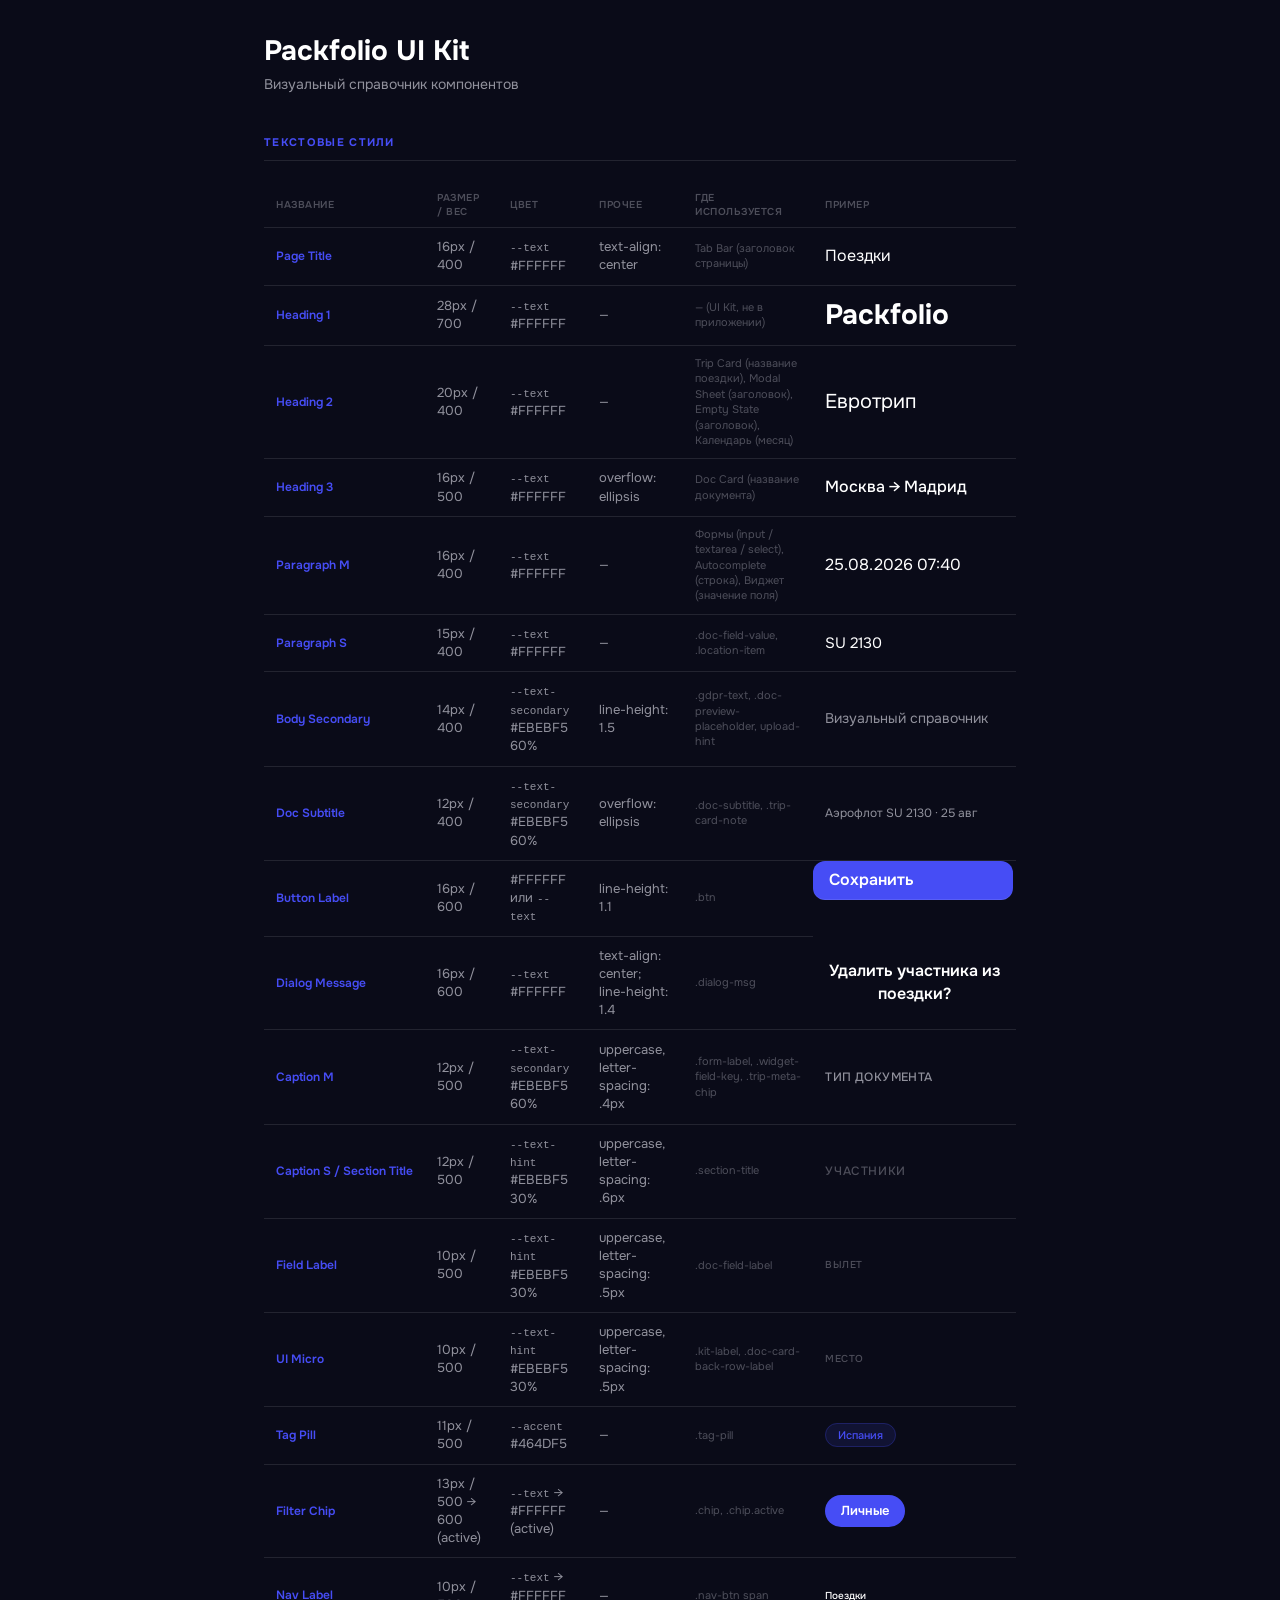
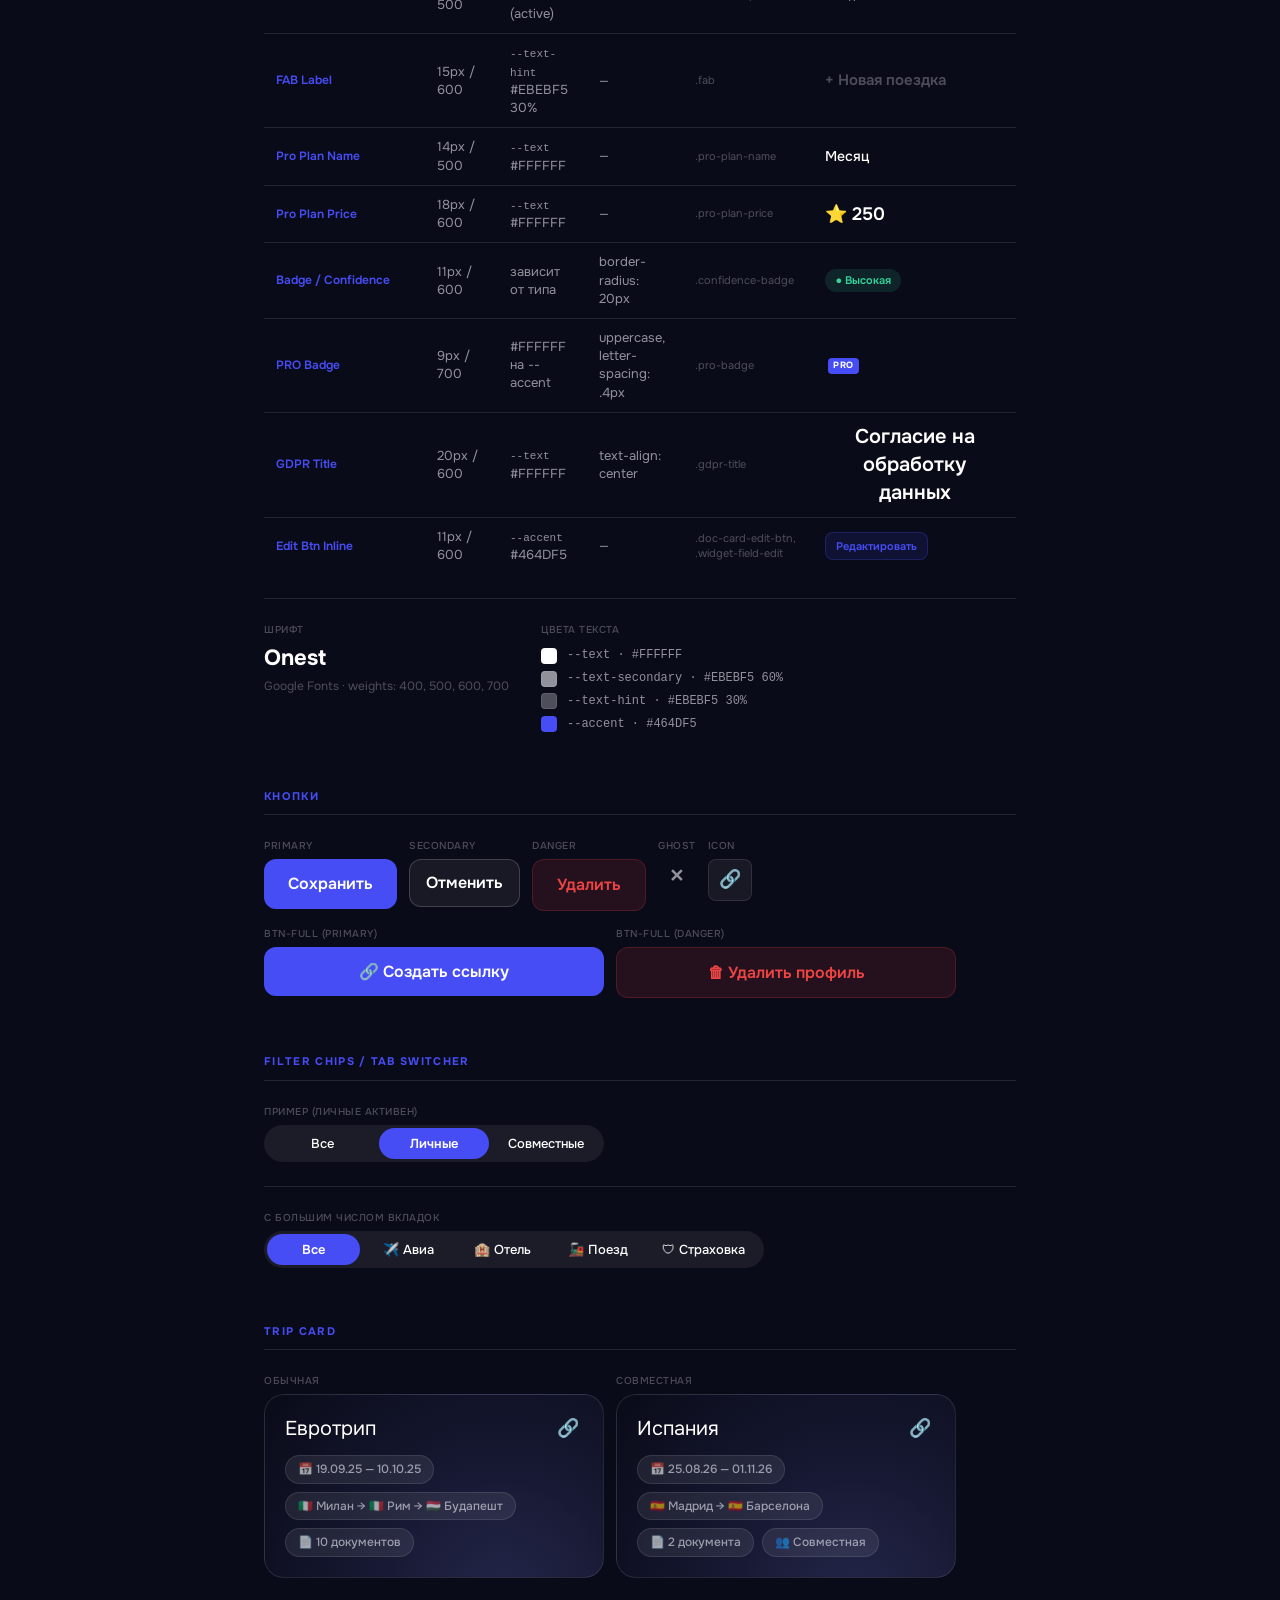
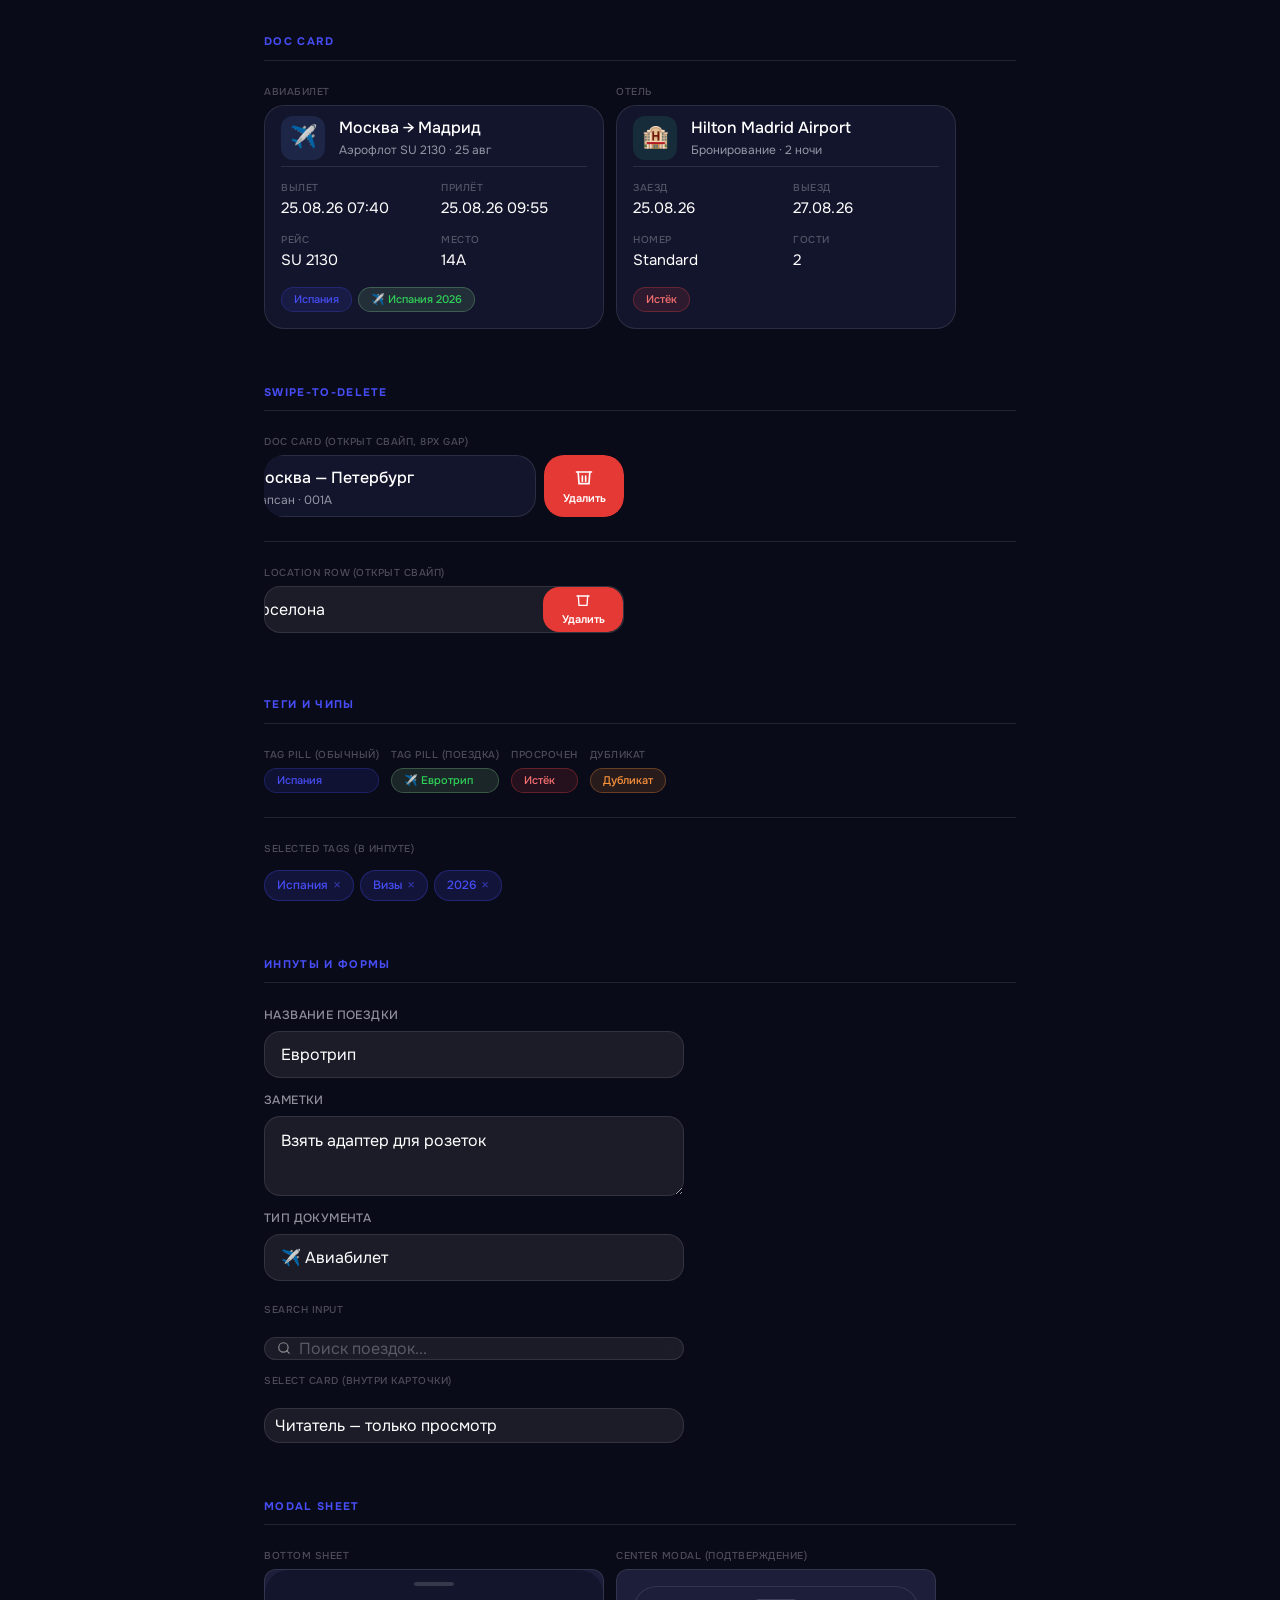
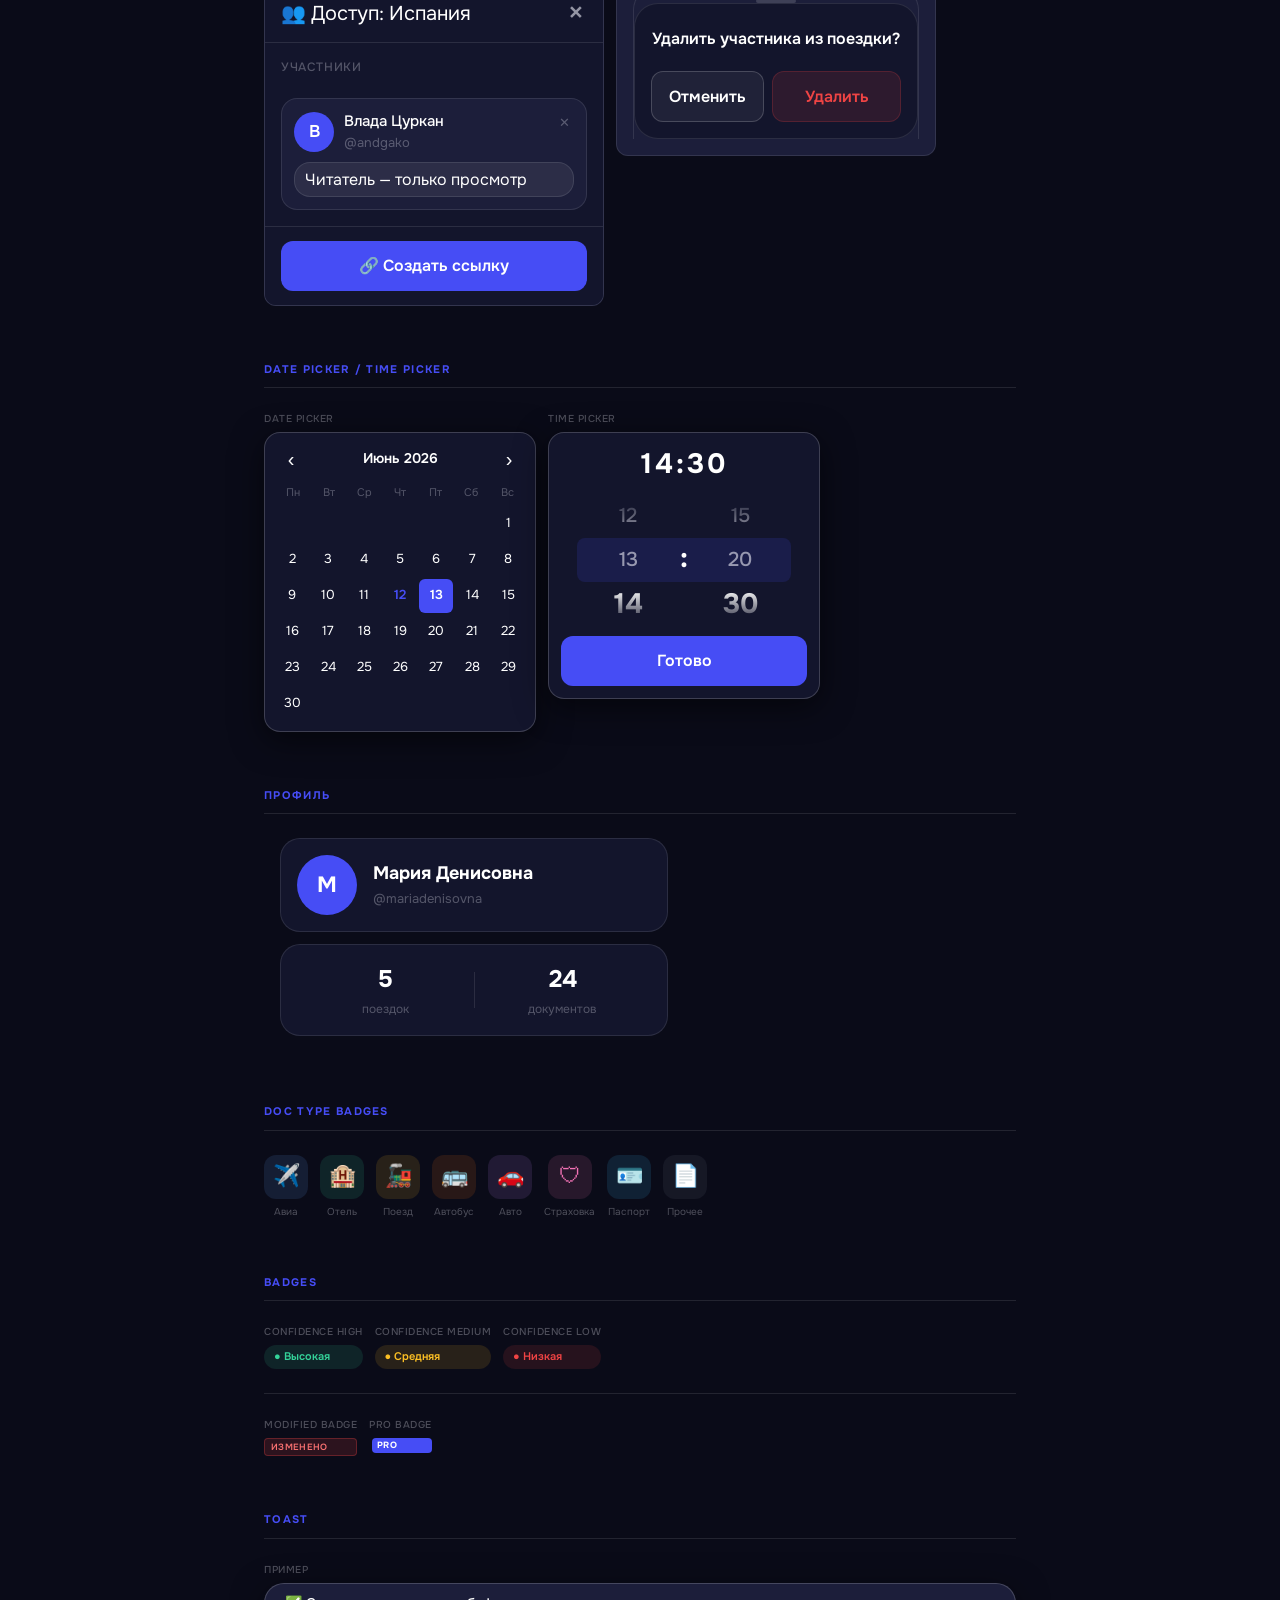
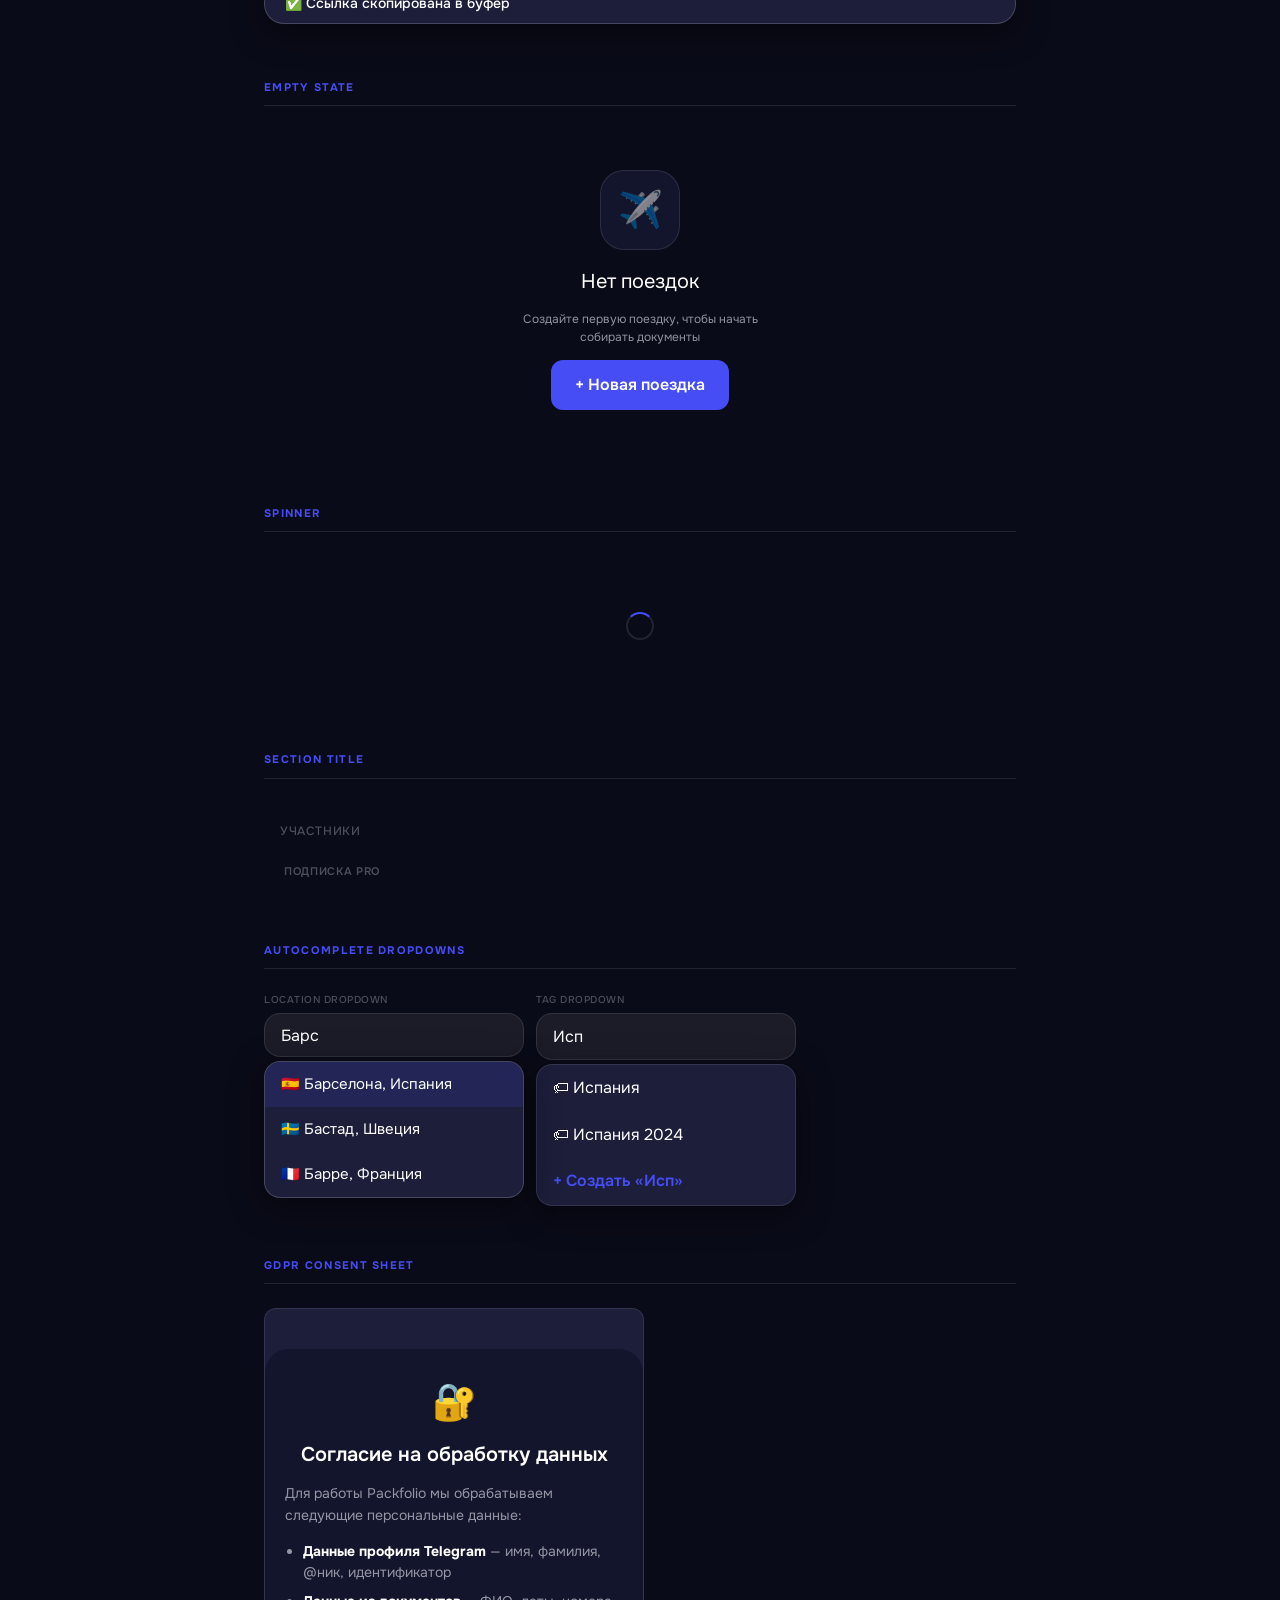
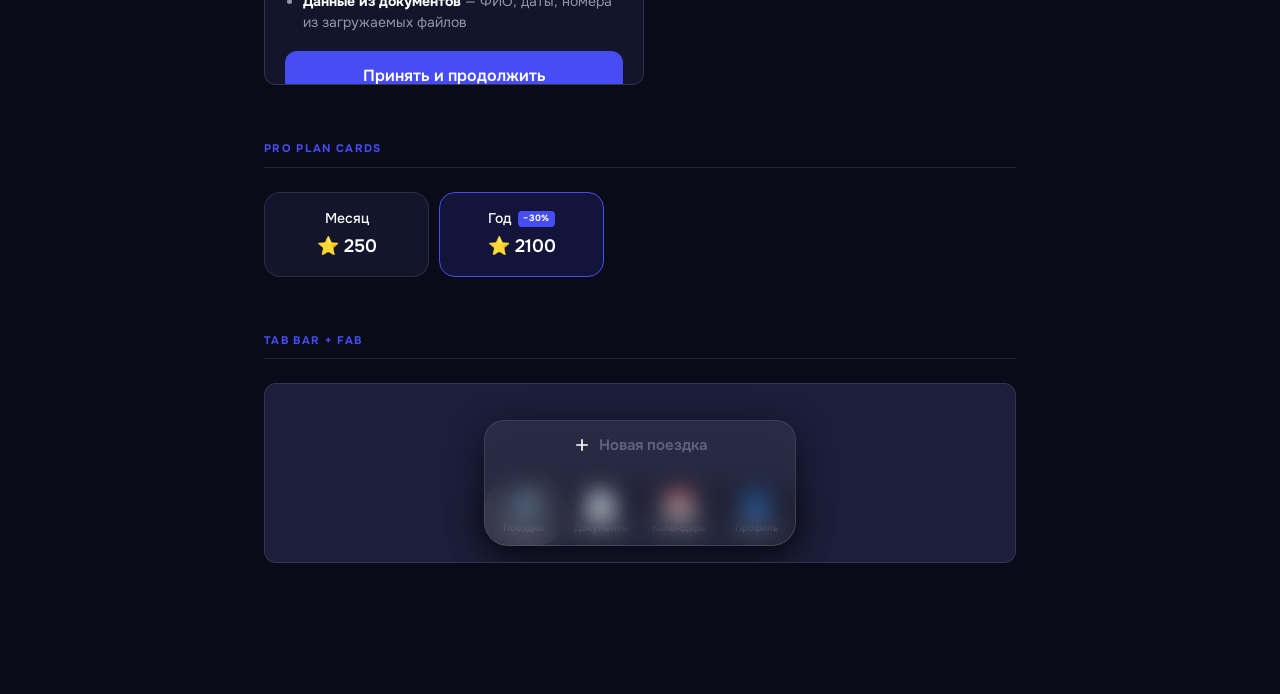
<file: ui-kit.html>
<!DOCTYPE html>
<html lang="ru">
<head>
<meta charset="UTF-8"/>
<meta name="viewport" content="width=device-width, initial-scale=1.0"/>
<title>Packfolio UI Kit</title>
<link rel="stylesheet" href="styles.css?v=81"/>
<style>
  body { background: var(--bg); padding: 0; margin: 0; }
  .kit { max-width: 800px; margin: 0 auto; padding: 32px 24px 80px; }
  .kit-section { margin-bottom: 56px; }
  .kit-section-title {
    font-family: 'Onest', sans-serif;
    font-size: 11px; font-weight: 700; letter-spacing: .12em;
    text-transform: uppercase; color: var(--accent);
    border-bottom: 1px solid var(--border);
    padding-bottom: 10px; margin-bottom: 24px;
  }
  .kit-row { display: flex; flex-wrap: wrap; gap: 12px; align-items: flex-start; margin-bottom: 16px; }
  .kit-label {
    font-family: 'Onest', sans-serif;
    font-size: 10px; font-weight: 500; color: var(--text-hint);
    text-transform: uppercase; letter-spacing: .5px;
    margin-bottom: 6px;
  }
  .kit-col { display: flex; flex-direction: column; }
  .kit-card-wrap { max-width: 340px; width: 100%; }
  .kit-full { width: 100%; }
  .kit-divider { height: 1px; background: var(--border); margin: 24px 0; }
  @import url('https://fonts.googleapis.com/css2?family=Onest:wght@400;500;600;700&display=swap');

  /* Таблица параметров компонента */
  .ct-table { width: 100%; border-collapse: collapse; font-family: 'Onest', sans-serif; margin-top: 20px; }
  .ct-table th {
    font-size: 10px; font-weight: 600; text-transform: uppercase; letter-spacing: .5px;
    color: var(--text-hint); text-align: left; padding: 5px 8px 6px;
    border-bottom: 1px solid var(--border);
    white-space: nowrap;
  }
  .ct-table td {
    padding: 8px; border-bottom: 1px solid var(--border);
    font-size: 12px; color: var(--text-secondary); vertical-align: top; line-height: 1.4;
  }
  .ct-table tr:last-child td { border-bottom: none; }
  .ct-el { color: var(--text); font-size: 11px; font-weight: 600; font-family: monospace; white-space: nowrap; }
  .ct-style { color: var(--accent); font-weight: 600; font-size: 11px; white-space: nowrap; }
  .ct-var { color: var(--text-secondary); font-family: monospace; font-size: 11px; }
  .ct-muted { color: var(--text-hint); font-size: 11px; }
</style>
</head>
<body>
<div class="kit">

  <h1 style="font-family:'Onest',sans-serif;font-size:28px;font-weight:700;color:var(--text);margin-bottom:4px">Packfolio UI Kit</h1>
  <p style="font-family:'Onest',sans-serif;font-size:14px;color:var(--text-secondary);margin-bottom:40px">Визуальный справочник компонентов</p>

  <!-- ═══════════════════════════════════════ ТЕКСТОВЫЕ СТИЛИ -->
  <div class="kit-section">
    <div class="kit-section-title">Текстовые стили</div>

    <!-- Таблица стилей -->
    <style>
      .ts-table { width: 100%; border-collapse: collapse; font-family: 'Onest', sans-serif; }
      .ts-table th {
        font-size: 10px; font-weight: 600; text-transform: uppercase; letter-spacing: .5px;
        color: var(--text-hint); text-align: left; padding: 6px 12px 8px;
        border-bottom: 1px solid var(--border);
      }
      .ts-table td {
        padding: 10px 12px; border-bottom: 1px solid var(--border);
        font-size: 13px; color: var(--text-secondary); vertical-align: middle;
      }
      .ts-table tr:last-child td { border-bottom: none; }
      .ts-table .ts-name { color: var(--accent); font-weight: 600; font-size: 12px; white-space: nowrap; }
      .ts-table .ts-where { color: var(--text-hint); font-size: 11px; }
      .ts-table .ts-preview td:first-child { width: 180px; }
      .ts-preview-cell { min-width: 200px; max-width: 260px; }
      .ts-var { color: var(--text-secondary); font-size: 11px; font-family: monospace; }
    </style>

    <table class="ts-table">
      <thead>
        <tr>
          <th>Название</th>
          <th>Размер / Вес</th>
          <th>Цвет</th>
          <th>Прочее</th>
          <th>Где используется</th>
          <th>Пример</th>
        </tr>
      </thead>
      <tbody>

        <!-- Page Title -->
        <tr>
          <td class="ts-name">Page Title</td>
          <td>16px / 400</td>
          <td><span class="ts-var">--text</span> #FFFFFF</td>
          <td>text-align: center</td>
          <td class="ts-where">Tab Bar (заголовок страницы)</td>
          <td class="ts-preview-cell" style="font-size:16px;font-weight:400;color:var(--text);font-family:'Onest',sans-serif">Поездки</td>
        </tr>

        <!-- Heading 1 -->
        <tr>
          <td class="ts-name">Heading 1</td>
          <td>28px / 700</td>
          <td><span class="ts-var">--text</span> #FFFFFF</td>
          <td>—</td>
          <td class="ts-where">— (UI Kit, не в приложении)</td>
          <td class="ts-preview-cell" style="font-size:28px;font-weight:700;color:var(--text);font-family:'Onest',sans-serif">Packfolio</td>
        </tr>

        <!-- Heading 2 -->
        <tr>
          <td class="ts-name">Heading 2</td>
          <td>20px / 400</td>
          <td><span class="ts-var">--text</span> #FFFFFF</td>
          <td>—</td>
          <td class="ts-where">Trip Card (название поездки), Modal Sheet (заголовок), Empty State (заголовок), Календарь (месяц)</td>
          <td class="ts-preview-cell" style="font-size:20px;font-weight:400;color:var(--text);font-family:'Onest',sans-serif">Евротрип</td>
        </tr>

        <!-- Heading 3 -->
        <tr>
          <td class="ts-name">Heading 3</td>
          <td>16px / 500</td>
          <td><span class="ts-var">--text</span> #FFFFFF</td>
          <td>overflow: ellipsis</td>
          <td class="ts-where">Doc Card (название документа)</td>
          <td class="ts-preview-cell" style="font-size:16px;font-weight:500;color:var(--text);font-family:'Onest',sans-serif">Москва → Мадрид</td>
        </tr>

        <!-- Paragraph M -->
        <tr>
          <td class="ts-name">Paragraph M</td>
          <td>16px / 400</td>
          <td><span class="ts-var">--text</span> #FFFFFF</td>
          <td>—</td>
          <td class="ts-where">Формы (input / textarea / select), Autocomplete (строка), Виджет (значение поля)</td>
          <td class="ts-preview-cell" style="font-size:16px;font-weight:400;color:var(--text);font-family:'Onest',sans-serif">25.08.2026 07:40</td>
        </tr>

        <!-- Paragraph S -->
        <tr>
          <td class="ts-name">Paragraph S</td>
          <td>15px / 400</td>
          <td><span class="ts-var">--text</span> #FFFFFF</td>
          <td>—</td>
          <td class="ts-where">.doc-field-value, .location-item</td>
          <td class="ts-preview-cell" style="font-size:15px;font-weight:400;color:var(--text);font-family:'Onest',sans-serif">SU 2130</td>
        </tr>

        <!-- Body Secondary -->
        <tr>
          <td class="ts-name">Body Secondary</td>
          <td>14px / 400</td>
          <td><span class="ts-var">--text-secondary</span> #EBEBF5 60%</td>
          <td>line-height: 1.5</td>
          <td class="ts-where">.gdpr-text, .doc-preview-placeholder, upload-hint</td>
          <td class="ts-preview-cell" style="font-size:14px;font-weight:400;color:var(--text-secondary);font-family:'Onest',sans-serif;line-height:1.5">Визуальный справочник</td>
        </tr>

        <!-- Doc Subtitle -->
        <tr>
          <td class="ts-name">Doc Subtitle</td>
          <td>12px / 400</td>
          <td><span class="ts-var">--text-secondary</span> #EBEBF5 60%</td>
          <td>overflow: ellipsis</td>
          <td class="ts-where">.doc-subtitle, .trip-card-note</td>
          <td class="ts-preview-cell" style="font-size:12px;font-weight:400;color:var(--text-secondary);font-family:'Onest',sans-serif">Аэрофлот SU 2130 · 25 авг</td>
        </tr>

        <!-- Button Label -->
        <tr>
          <td class="ts-name">Button Label</td>
          <td>16px / 600</td>
          <td>#FFFFFF или <span class="ts-var">--text</span></td>
          <td>line-height: 1.1</td>
          <td class="ts-where">.btn</td>
          <td class="ts-preview-cell" style="font-size:16px;font-weight:600;color:#fff;font-family:'Onest',sans-serif;background:var(--accent);padding:8px 16px;border-radius:12px;display:inline-block">Сохранить</td>
        </tr>

        <!-- Dialog Message -->
        <tr>
          <td class="ts-name">Dialog Message</td>
          <td>16px / 600</td>
          <td><span class="ts-var">--text</span> #FFFFFF</td>
          <td>text-align: center; line-height: 1.4</td>
          <td class="ts-where">.dialog-msg</td>
          <td class="ts-preview-cell" style="font-size:16px;font-weight:600;color:var(--text);font-family:'Onest',sans-serif;text-align:center">Удалить участника из поездки?</td>
        </tr>

        <!-- Caption M -->
        <tr>
          <td class="ts-name">Caption M</td>
          <td>12px / 500</td>
          <td><span class="ts-var">--text-secondary</span> #EBEBF5 60%</td>
          <td>uppercase, letter-spacing: .4px</td>
          <td class="ts-where">.form-label, .widget-field-key, .trip-meta-chip</td>
          <td class="ts-preview-cell" style="font-size:12px;font-weight:500;color:var(--text-secondary);font-family:'Onest',sans-serif;text-transform:uppercase;letter-spacing:.4px">Тип документа</td>
        </tr>

        <!-- Caption S / Section Title -->
        <tr>
          <td class="ts-name">Caption S / Section Title</td>
          <td>12px / 500</td>
          <td><span class="ts-var">--text-hint</span> #EBEBF5 30%</td>
          <td>uppercase, letter-spacing: .6px</td>
          <td class="ts-where">.section-title</td>
          <td class="ts-preview-cell" style="font-size:12px;font-weight:500;color:var(--text-hint);font-family:'Onest',sans-serif;text-transform:uppercase;letter-spacing:.6px">Участники</td>
        </tr>

        <!-- Field Label -->
        <tr>
          <td class="ts-name">Field Label</td>
          <td>10px / 500</td>
          <td><span class="ts-var">--text-hint</span> #EBEBF5 30%</td>
          <td>uppercase, letter-spacing: .5px</td>
          <td class="ts-where">.doc-field-label</td>
          <td class="ts-preview-cell" style="font-size:10px;font-weight:500;color:var(--text-hint);font-family:'Onest',sans-serif;text-transform:uppercase;letter-spacing:.5px">Вылет</td>
        </tr>

        <!-- Kit Label / UI Micro -->
        <tr>
          <td class="ts-name">UI Micro</td>
          <td>10px / 500</td>
          <td><span class="ts-var">--text-hint</span> #EBEBF5 30%</td>
          <td>uppercase, letter-spacing: .5px</td>
          <td class="ts-where">.kit-label, .doc-card-back-row-label</td>
          <td class="ts-preview-cell" style="font-size:10px;font-weight:500;color:var(--text-hint);font-family:'Onest',sans-serif;text-transform:uppercase;letter-spacing:.5px">Место</td>
        </tr>

        <!-- Tag Pill -->
        <tr>
          <td class="ts-name">Tag Pill</td>
          <td>11px / 500</td>
          <td><span class="ts-var">--accent</span> #464DF5</td>
          <td>—</td>
          <td class="ts-where">.tag-pill</td>
          <td class="ts-preview-cell"><span class="tag-pill">Испания</span></td>
        </tr>

        <!-- Chip -->
        <tr>
          <td class="ts-name">Filter Chip</td>
          <td>13px / 500 → 600 (active)</td>
          <td><span class="ts-var">--text</span> → #FFFFFF (active)</td>
          <td>—</td>
          <td class="ts-where">.chip, .chip.active</td>
          <td class="ts-preview-cell"><span style="font-size:13px;font-weight:600;color:#fff;background:var(--accent);padding:7px 16px;border-radius:22px;font-family:'Onest',sans-serif;display:inline-block">Личные</span></td>
        </tr>

        <!-- Nav Label -->
        <tr>
          <td class="ts-name">Nav Label</td>
          <td>10px / 500</td>
          <td><span class="ts-var">--text</span> → #FFFFFF (active)</td>
          <td>—</td>
          <td class="ts-where">.nav-btn span</td>
          <td class="ts-preview-cell" style="font-size:10px;font-weight:500;color:#fff;font-family:'Onest',sans-serif">Поездки</td>
        </tr>

        <!-- FAB Label -->
        <tr>
          <td class="ts-name">FAB Label</td>
          <td>15px / 600</td>
          <td><span class="ts-var">--text-hint</span> #EBEBF5 30%</td>
          <td>—</td>
          <td class="ts-where">.fab</td>
          <td class="ts-preview-cell" style="font-size:15px;font-weight:600;color:var(--text-hint);font-family:'Onest',sans-serif">+ Новая поездка</td>
        </tr>

        <!-- Pro Plan Name -->
        <tr>
          <td class="ts-name">Pro Plan Name</td>
          <td>14px / 500</td>
          <td><span class="ts-var">--text</span> #FFFFFF</td>
          <td>—</td>
          <td class="ts-where">.pro-plan-name</td>
          <td class="ts-preview-cell" style="font-size:14px;font-weight:500;color:var(--text);font-family:'Onest',sans-serif">Месяц</td>
        </tr>

        <!-- Pro Plan Price -->
        <tr>
          <td class="ts-name">Pro Plan Price</td>
          <td>18px / 600</td>
          <td><span class="ts-var">--text</span> #FFFFFF</td>
          <td>—</td>
          <td class="ts-where">.pro-plan-price</td>
          <td class="ts-preview-cell" style="font-size:18px;font-weight:600;color:var(--text);font-family:'Onest',sans-serif">⭐ 250</td>
        </tr>

        <!-- Badge Label -->
        <tr>
          <td class="ts-name">Badge / Confidence</td>
          <td>11px / 600</td>
          <td>зависит от типа</td>
          <td>border-radius: 20px</td>
          <td class="ts-where">.confidence-badge</td>
          <td class="ts-preview-cell"><span class="confidence-badge conf-high">● Высокая</span></td>
        </tr>

        <!-- PRO Badge -->
        <tr>
          <td class="ts-name">PRO Badge</td>
          <td>9px / 700</td>
          <td>#FFFFFF на --accent</td>
          <td>uppercase, letter-spacing: .4px</td>
          <td class="ts-where">.pro-badge</td>
          <td class="ts-preview-cell"><span class="pro-badge">PRO</span></td>
        </tr>

        <!-- GDPR Title -->
        <tr>
          <td class="ts-name">GDPR Title</td>
          <td>20px / 600</td>
          <td><span class="ts-var">--text</span> #FFFFFF</td>
          <td>text-align: center</td>
          <td class="ts-where">.gdpr-title</td>
          <td class="ts-preview-cell" style="font-size:20px;font-weight:600;color:var(--text);font-family:'Onest',sans-serif;text-align:center">Согласие на обработку данных</td>
        </tr>

        <!-- Edit Button inline -->
        <tr>
          <td class="ts-name">Edit Btn Inline</td>
          <td>11px / 600</td>
          <td><span class="ts-var">--accent</span> #464DF5</td>
          <td>—</td>
          <td class="ts-where">.doc-card-edit-btn, .widget-field-edit</td>
          <td class="ts-preview-cell"><button class="doc-card-edit-btn">Редактировать</button></td>
        </tr>

      </tbody>
    </table>

    <!-- Шрифт -->
    <div class="kit-divider"></div>
    <div class="kit-row" style="gap:32px;flex-wrap:wrap">
      <div class="kit-col">
        <div class="kit-label">Шрифт</div>
        <div style="font-size:22px;font-weight:700;color:var(--text);font-family:'Onest',sans-serif">Onest</div>
        <div style="font-size:12px;color:var(--text-hint);font-family:'Onest',sans-serif;margin-top:4px">Google Fonts · weights: 400, 500, 600, 700</div>
      </div>
      <div class="kit-col">
        <div class="kit-label">Цвета текста</div>
        <div style="display:flex;flex-direction:column;gap:6px;margin-top:4px">
          <div style="display:flex;align-items:center;gap:10px">
            <div style="width:16px;height:16px;border-radius:4px;background:#FFFFFF;border:1px solid var(--border)"></div>
            <span style="font-size:12px;font-family:monospace;color:var(--text-secondary)">--text · #FFFFFF</span>
          </div>
          <div style="display:flex;align-items:center;gap:10px">
            <div style="width:16px;height:16px;border-radius:4px;background:rgba(235,235,245,0.6);border:1px solid var(--border)"></div>
            <span style="font-size:12px;font-family:monospace;color:var(--text-secondary)">--text-secondary · #EBEBF5 60%</span>
          </div>
          <div style="display:flex;align-items:center;gap:10px">
            <div style="width:16px;height:16px;border-radius:4px;background:rgba(235,235,245,0.3);border:1px solid var(--border)"></div>
            <span style="font-size:12px;font-family:monospace;color:var(--text-secondary)">--text-hint · #EBEBF5 30%</span>
          </div>
          <div style="display:flex;align-items:center;gap:10px">
            <div style="width:16px;height:16px;border-radius:4px;background:#464DF5"></div>
            <span style="font-size:12px;font-family:monospace;color:var(--text-secondary)">--accent · #464DF5</span>
          </div>
        </div>
      </div>
    </div>
  </div>

  <!-- ═══════════════════════════════════════ КНОПКИ -->
  <div class="kit-section">
    <div class="kit-section-title">Кнопки</div>
    <div class="kit-row">
      <div class="kit-col"><div class="kit-label">Primary</div><button class="btn btn-primary">Сохранить</button></div>
      <div class="kit-col"><div class="kit-label">Secondary</div><button class="btn btn-secondary">Отменить</button></div>
      <div class="kit-col"><div class="kit-label">Danger</div><button class="btn btn-danger">Удалить</button></div>
      <div class="kit-col"><div class="kit-label">Ghost</div><button class="btn btn-ghost">✕</button></div>
      <div class="kit-col"><div class="kit-label">Icon</div><button class="btn btn-icon">🔗</button></div>
    </div>
    <div class="kit-row">
      <div class="kit-col" style="width:100%;max-width:340px"><div class="kit-label">btn-full (Primary)</div><button class="btn btn-primary btn-full" style="justify-content:center">🔗 Создать ссылку</button></div>
      <div class="kit-col" style="width:100%;max-width:340px"><div class="kit-label">btn-full (Danger)</div><button class="btn btn-danger btn-full" style="justify-content:center">🗑 Удалить профиль</button></div>
    </div>
  </div>

  <!-- ═══════════════════════════════════════ ЧИПЫ-ФИЛЬТРЫ -->
  <div class="kit-section">
    <div class="kit-section-title">Filter Chips / Tab Switcher</div>
    <div class="kit-col kit-full"><div class="kit-label">Пример (Личные активен)</div>
      <div class="filter-chips" style="max-width:340px">
        <button class="chip">Все</button>
        <button class="chip active">Личные</button>
        <button class="chip">Совместные</button>
      </div>
    </div>
    <div class="kit-divider"></div>
    <div class="kit-col kit-full"><div class="kit-label">С большим числом вкладок</div>
      <div class="filter-chips" style="max-width:500px">
        <button class="chip active">Все</button>
        <button class="chip">✈️ Авиа</button>
        <button class="chip">🏨 Отель</button>
        <button class="chip">🚂 Поезд</button>
        <button class="chip">🛡 Страховка</button>
      </div>
    </div>
  </div>

  <!-- ═══════════════════════════════════════ КАРТОЧКА ПОЕЗДКИ -->
  <div class="kit-section">
    <div class="kit-section-title">Trip Card</div>
    <div class="kit-row">
      <div class="kit-col kit-card-wrap">
        <div class="kit-label">Обычная</div>
        <div class="trip-card">
          <div class="trip-card-header">
            <div class="trip-card-title">Евротрип</div>
            <button class="trip-share-btn">🔗</button>
          </div>
          <div class="trip-card-meta">
            <span class="trip-meta-chip">📅 19.09.25 — 10.10.25</span>
            <span class="trip-meta-chip">🇮🇹 Милан → 🇮🇹 Рим → 🇭🇺 Будапешт</span>
            <span class="trip-meta-chip">📄 10 документов</span>
          </div>
        </div>
      </div>
      <div class="kit-col kit-card-wrap">
        <div class="kit-label">Совместная</div>
        <div class="trip-card">
          <div class="trip-card-header">
            <div class="trip-card-title">Испания</div>
            <button class="trip-share-btn">🔗</button>
          </div>
          <div class="trip-card-meta">
            <span class="trip-meta-chip">📅 25.08.26 — 01.11.26</span>
            <span class="trip-meta-chip">🇪🇸 Мадрид → 🇪🇸 Барселона</span>
            <span class="trip-meta-chip">📄 2 документа</span>
            <span class="trip-meta-chip">👥 Совместная</span>
          </div>
        </div>
      </div>
    </div>
  </div>

  <!-- ═══════════════════════════════════════ КАРТОЧКА ДОКУМЕНТА -->
  <div class="kit-section">
    <div class="kit-section-title">Doc Card</div>
    <div class="kit-row">
      <div class="kit-col kit-card-wrap">
        <div class="kit-label">Авиабилет</div>
        <div class="doc-card" style="margin:0">
          <div class="doc-card-header">
            <div class="doc-type-badge type-FLIGHT_TICKET">✈️</div>
            <div class="doc-info">
              <div class="doc-title">Москва → Мадрид</div>
              <div class="doc-subtitle">Аэрофлот SU 2130 · 25 авг</div>
            </div>
          </div>
          <div class="doc-card-divider"></div>
          <div class="doc-card-body">
            <div><div class="doc-field-label">Вылет</div><div class="doc-field-value">25.08.26 07:40</div></div>
            <div><div class="doc-field-label">Прилёт</div><div class="doc-field-value">25.08.26 09:55</div></div>
            <div><div class="doc-field-label">Рейс</div><div class="doc-field-value">SU 2130</div></div>
            <div><div class="doc-field-label">Место</div><div class="doc-field-value">14A</div></div>
          </div>
          <div class="doc-tags">
            <span class="tag-pill">Испания</span>
            <span class="tag-pill-trip tag-pill">✈️ Испания 2026</span>
          </div>
        </div>
      </div>
      <div class="kit-col kit-card-wrap">
        <div class="kit-label">Отель</div>
        <div class="doc-card" style="margin:0">
          <div class="doc-card-header">
            <div class="doc-type-badge type-HOTEL_BOOKING">🏨</div>
            <div class="doc-info">
              <div class="doc-title">Hilton Madrid Airport</div>
              <div class="doc-subtitle">Бронирование · 2 ночи</div>
            </div>
          </div>
          <div class="doc-card-divider"></div>
          <div class="doc-card-body">
            <div><div class="doc-field-label">Заезд</div><div class="doc-field-value">25.08.26</div></div>
            <div><div class="doc-field-label">Выезд</div><div class="doc-field-value">27.08.26</div></div>
            <div><div class="doc-field-label">Номер</div><div class="doc-field-value">Standard</div></div>
            <div><div class="doc-field-label">Гости</div><div class="doc-field-value">2</div></div>
          </div>
          <div class="doc-tags">
            <span class="tag-pill-old tag-pill">Истёк</span>
          </div>
        </div>
      </div>
    </div>
  </div>

  <!-- ═══════════════════════════════════════ SWIPE DELETE -->
  <div class="kit-section">
    <div class="kit-section-title">Swipe-to-Delete</div>
    <div class="kit-col" style="max-width:360px">
      <div class="kit-label">Doc Card (открыт свайп, 8px gap)</div>
      <div class="swipe-wrap" style="margin:0">
        <div class="swipe-delete-action" style="visibility:visible">
          <svg width="20" height="20" viewBox="0 0 24 24" fill="none"><polyline points="3 6 5 6 21 6" stroke="white" stroke-width="2" stroke-linecap="round"/><path d="M19 6l-1 14H6L5 6" stroke="white" stroke-width="2" stroke-linecap="round"/><path d="M10 11v6M14 11v6" stroke="white" stroke-width="2" stroke-linecap="round"/></svg>
          Удалить
        </div>
        <div class="doc-card" style="margin:0;transform:translateX(-88px)">
          <div class="doc-card-header">
            <div class="doc-type-badge type-TRAIN_TICKET">🚂</div>
            <div class="doc-info">
              <div class="doc-title">Москва — Петербург</div>
              <div class="doc-subtitle">Сапсан · 001А</div>
            </div>
          </div>
        </div>
      </div>
    </div>
    <div class="kit-divider"></div>
    <div class="kit-col" style="max-width:360px">
      <div class="kit-label">Location Row (открыт свайп)</div>
      <div class="location-row" style="background:var(--bg-input);border:1px solid var(--border)">
        <div class="location-row-delete" style="visibility:visible">
          <svg width="16" height="16" viewBox="0 0 24 24" fill="none"><polyline points="3 6 5 6 21 6" stroke="white" stroke-width="2" stroke-linecap="round"/><path d="M19 6l-1 14H6L5 6" stroke="white" stroke-width="2" stroke-linecap="round"/></svg>
          Удалить
        </div>
        <div class="location-row-content" style="transform:translateX(-88px)">
          <div class="location-drag-handle" style="width:48px">
            <svg width="16" height="16" viewBox="0 0 24 24" fill="none"><circle cx="9" cy="6" r="1.5" fill="currentColor"/><circle cx="9" cy="12" r="1.5" fill="currentColor"/><circle cx="9" cy="18" r="1.5" fill="currentColor"/><circle cx="15" cy="6" r="1.5" fill="currentColor"/><circle cx="15" cy="12" r="1.5" fill="currentColor"/><circle cx="15" cy="18" r="1.5" fill="currentColor"/></svg>
          </div>
          <input class="form-input" style="border-radius:0;border:none;background:transparent" value="Барселона" readonly/>
        </div>
      </div>
    </div>
  </div>

  <!-- ═══════════════════════════════════════ ТЕГИ -->
  <div class="kit-section">
    <div class="kit-section-title">Теги и чипы</div>
    <div class="kit-row">
      <div class="kit-col"><div class="kit-label">Tag Pill (обычный)</div><span class="tag-pill">Испания</span></div>
      <div class="kit-col"><div class="kit-label">Tag Pill (поездка)</div><span class="tag-pill tag-pill-trip">✈️ Евротрип</span></div>
      <div class="kit-col"><div class="kit-label">Просрочен</div><span class="tag-pill tag-pill-old">Истёк</span></div>
      <div class="kit-col"><div class="kit-label">Дубликат</div><span class="tag-pill tag-pill-dup">Дубликат</span></div>
    </div>
    <div class="kit-divider"></div>
    <div class="kit-col"><div class="kit-label">Selected Tags (в инпуте)</div>
      <div class="selected-tags">
        <div class="selected-tag">Испания <button class="selected-tag-remove">×</button></div>
        <div class="selected-tag">Визы <button class="selected-tag-remove">×</button></div>
        <div class="selected-tag">2026 <button class="selected-tag-remove">×</button></div>
      </div>
    </div>
  </div>

  <!-- ═══════════════════════════════════════ ИНПУТЫ И ФОРМЫ -->
  <div class="kit-section">
    <div class="kit-section-title">Инпуты и формы</div>
    <div class="kit-col kit-full" style="max-width:420px;gap:14px;display:flex;flex-direction:column">
      <div class="form-group">
        <label class="form-label">Название поездки</label>
        <input class="form-input" placeholder="Например, Испания 2026" value="Евротрип"/>
      </div>
      <div class="form-group">
        <label class="form-label">Заметки</label>
        <textarea class="form-textarea" placeholder="Добавьте заметку...">Взять адаптер для розеток</textarea>
      </div>
      <div class="form-group">
        <label class="form-label">Тип документа</label>
        <select class="form-select">
          <option>✈️ Авиабилет</option>
          <option>🏨 Отель</option>
          <option>🚂 Поезд</option>
        </select>
      </div>
      <div class="kit-label" style="margin-top:8px">Search Input</div>
      <input class="search-input" placeholder="Поиск поездок..." style="height:40px"/>
      <div class="kit-label">Select Card (внутри карточки)</div>
      <select class="select-card">
        <option>Читатель — только просмотр</option>
        <option>Редактор — добавление и изменение</option>
      </select>
    </div>
  </div>

  <!-- ═══════════════════════════════════════ МОДАЛКИ -->
  <div class="kit-section">
    <div class="kit-section-title">Modal Sheet</div>
    <div class="kit-row" style="align-items:flex-start">
      <div class="kit-col" style="width:340px">
        <div class="kit-label">Bottom Sheet</div>
        <div style="background:var(--bg-elevated);border-radius:12px;overflow:hidden;border:1px solid var(--border)">
          <div class="modal-sheet" style="position:relative;max-height:none;border-radius:var(--radius-xl) var(--radius-xl) 0 0;animation:none;border:none">
            <div class="modal-header">
              <span class="modal-title">👥 Доступ: Испания</span>
              <button class="btn btn-ghost" style="padding:4px;font-size:18px">✕</button>
            </div>
            <div class="modal-body" style="overflow:visible;min-height:0;padding:16px">
              <div class="section-title" style="padding:0 0 8px">Участники</div>
              <div class="share-member-card">
                <div class="share-member-top">
                  <div class="share-member-avatar">В</div>
                  <div class="share-member-info">
                    <div class="share-member-name">Влада Цуркан</div>
                    <div class="share-member-username">@andgako</div>
                  </div>
                  <button class="share-member-remove">✕</button>
                </div>
                <select class="select-card" style="width:100%">
                  <option>Читатель — только просмотр</option>
                </select>
              </div>
            </div>
            <div class="modal-footer">
              <button class="btn btn-primary" style="width:100%;justify-content:center">🔗 Создать ссылку</button>
            </div>
          </div>
        </div>
      </div>
      <div class="kit-col" style="width:320px">
        <div class="kit-label">Center Modal (подтверждение)</div>
        <div style="background:var(--bg-elevated);border-radius:12px;padding:16px;border:1px solid var(--border)">
          <div class="modal-sheet modal-overlay center" style="position:relative;background:transparent;animation:none;backdrop-filter:none;inset:auto;display:block;padding:0">
            <div class="modal-sheet" style="position:relative;border-radius:var(--radius-xl);width:100%;max-height:none;animation:none;border:1px solid var(--border);padding:24px 16px 16px;gap:0">
              <div class="dialog-msg">Удалить участника из поездки?</div>
              <div class="dialog-btns">
                <button class="btn btn-secondary" style="flex:1">Отменить</button>
                <button class="btn btn-danger" style="flex:1">Удалить</button>
              </div>
            </div>
          </div>
        </div>
      </div>
    </div>
  </div>

  <!-- ═══════════════════════════════════════ ПИКЕРЫ -->
  <div class="kit-section">
    <div class="kit-section-title">Date Picker / Time Picker</div>
    <div class="kit-row" style="align-items:flex-start">
      <div class="kit-col">
        <div class="kit-label">Date Picker</div>
        <div class="datepicker-popup" style="position:relative;z-index:1">
          <div class="dp-header">
            <button class="dp-nav">‹</button>
            <div class="dp-title">Июнь 2026</div>
            <button class="dp-nav">›</button>
          </div>
          <div class="dp-weekdays">
            <div class="dp-weekday">Пн</div><div class="dp-weekday">Вт</div><div class="dp-weekday">Ср</div>
            <div class="dp-weekday">Чт</div><div class="dp-weekday">Пт</div><div class="dp-weekday">Сб</div><div class="dp-weekday">Вс</div>
          </div>
          <div class="dp-grid">
            <div class="dp-cell dp-empty"></div><div class="dp-cell dp-empty"></div><div class="dp-cell dp-empty"></div>
            <div class="dp-cell dp-empty"></div><div class="dp-cell dp-empty"></div><div class="dp-cell dp-empty"></div>
            <div class="dp-cell">1</div><div class="dp-cell">2</div><div class="dp-cell">3</div>
            <div class="dp-cell">4</div><div class="dp-cell">5</div><div class="dp-cell">6</div>
            <div class="dp-cell">7</div><div class="dp-cell">8</div><div class="dp-cell">9</div>
            <div class="dp-cell">10</div><div class="dp-cell">11</div><div class="dp-cell dp-today">12</div>
            <div class="dp-cell dp-selected">13</div><div class="dp-cell">14</div><div class="dp-cell">15</div>
            <div class="dp-cell">16</div><div class="dp-cell">17</div><div class="dp-cell">18</div>
            <div class="dp-cell">19</div><div class="dp-cell">20</div><div class="dp-cell">21</div>
            <div class="dp-cell">22</div><div class="dp-cell">23</div><div class="dp-cell">24</div>
            <div class="dp-cell">25</div><div class="dp-cell">26</div><div class="dp-cell">27</div>
            <div class="dp-cell">28</div><div class="dp-cell">29</div><div class="dp-cell">30</div>
          </div>
        </div>
      </div>
      <div class="kit-col">
        <div class="kit-label">Time Picker</div>
        <div class="timepicker-popup" style="position:relative;z-index:1">
          <div class="tp-title">14:30</div>
          <div class="tp-drum-row">
            <div class="tp-drum-col" style="height:132px;overflow:hidden">
              <div class="tp-drum-item">12</div>
              <div class="tp-drum-item">13</div>
              <div class="tp-drum-item tp-center">14</div>
              <div class="tp-drum-item">15</div>
              <div class="tp-drum-item">16</div>
            </div>
            <div class="tp-sep">:</div>
            <div class="tp-drum-col" style="height:132px;overflow:hidden">
              <div class="tp-drum-item">15</div>
              <div class="tp-drum-item">20</div>
              <div class="tp-drum-item tp-center">30</div>
              <div class="tp-drum-item">45</div>
              <div class="tp-drum-item">00</div>
            </div>
          </div>
          <button class="btn btn-primary tp-done" style="justify-content:center">Готово</button>
        </div>
      </div>
    </div>
  </div>

  <!-- ═══════════════════════════════════════ ПРОФИЛЬ -->
  <div class="kit-section">
    <div class="kit-section-title">Профиль</div>
    <div class="kit-col" style="max-width:420px;gap:0">
      <div class="profile-card profile-header-card" style="margin-top:0">
        <div class="profile-avatar">М</div>
        <div class="profile-name-block">
          <div class="profile-name">Мария Денисовна</div>
          <div class="profile-username">@mariadenisovna</div>
        </div>
      </div>
      <div class="profile-card profile-stats-card">
        <div class="profile-stat"><div class="profile-stat-value">5</div><div class="profile-stat-label">поездок</div></div>
        <div class="profile-stat-divider"></div>
        <div class="profile-stat"><div class="profile-stat-value">24</div><div class="profile-stat-label">документов</div></div>
      </div>
    </div>
  </div>

  <!-- ═══════════════════════════════════════ ТИПЫ DOC BADGE -->
  <div class="kit-section">
    <div class="kit-section-title">Doc Type Badges</div>
    <div class="kit-row">
      <div class="kit-col" style="align-items:center;gap:6px">
        <div class="doc-type-badge type-FLIGHT_TICKET">✈️</div>
        <span style="font-family:'Onest',sans-serif;font-size:10px;color:var(--text-hint)">Авиа</span>
      </div>
      <div class="kit-col" style="align-items:center;gap:6px">
        <div class="doc-type-badge type-HOTEL_BOOKING">🏨</div>
        <span style="font-family:'Onest',sans-serif;font-size:10px;color:var(--text-hint)">Отель</span>
      </div>
      <div class="kit-col" style="align-items:center;gap:6px">
        <div class="doc-type-badge type-TRAIN_TICKET">🚂</div>
        <span style="font-family:'Onest',sans-serif;font-size:10px;color:var(--text-hint)">Поезд</span>
      </div>
      <div class="kit-col" style="align-items:center;gap:6px">
        <div class="doc-type-badge type-BUS_TICKET">🚌</div>
        <span style="font-family:'Onest',sans-serif;font-size:10px;color:var(--text-hint)">Автобус</span>
      </div>
      <div class="kit-col" style="align-items:center;gap:6px">
        <div class="doc-type-badge type-CAR_RENTAL">🚗</div>
        <span style="font-family:'Onest',sans-serif;font-size:10px;color:var(--text-hint)">Авто</span>
      </div>
      <div class="kit-col" style="align-items:center;gap:6px">
        <div class="doc-type-badge type-MEDICAL_INSURANCE">🛡</div>
        <span style="font-family:'Onest',sans-serif;font-size:10px;color:var(--text-hint)">Страховка</span>
      </div>
      <div class="kit-col" style="align-items:center;gap:6px">
        <div class="doc-type-badge type-PASSPORT">🪪</div>
        <span style="font-family:'Onest',sans-serif;font-size:10px;color:var(--text-hint)">Паспорт</span>
      </div>
      <div class="kit-col" style="align-items:center;gap:6px">
        <div class="doc-type-badge type-UNKNOWN">📄</div>
        <span style="font-family:'Onest',sans-serif;font-size:10px;color:var(--text-hint)">Прочее</span>
      </div>
    </div>
  </div>

  <!-- ═══════════════════════════════════════ BADGES -->
  <div class="kit-section">
    <div class="kit-section-title">Badges</div>
    <div class="kit-row">
      <div class="kit-col"><div class="kit-label">Confidence High</div><span class="confidence-badge conf-high">● Высокая</span></div>
      <div class="kit-col"><div class="kit-label">Confidence Medium</div><span class="confidence-badge conf-medium">● Средняя</span></div>
      <div class="kit-col"><div class="kit-label">Confidence Low</div><span class="confidence-badge conf-low">● Низкая</span></div>
    </div>
    <div class="kit-divider"></div>
    <div class="kit-row">
      <div class="kit-col"><div class="kit-label">Modified Badge</div><span class="field-modified-badge">Изменено</span></div>
      <div class="kit-col"><div class="kit-label">Pro Badge</div><span class="pro-badge">Pro</span></div>
    </div>
  </div>

  <!-- ═══════════════════════════════════════ TOAST -->
  <div class="kit-section">
    <div class="kit-section-title">Toast</div>
    <div class="kit-col"><div class="kit-label">Пример</div>
      <div class="toast visible" style="position:relative;top:auto;left:auto;transform:none;display:inline-block;opacity:1">
        ✅ Ссылка скопирована в буфер
      </div>
    </div>
  </div>

  <!-- ═══════════════════════════════════════ EMPTY STATE -->
  <div class="kit-section">
    <div class="kit-section-title">Empty State</div>
    <div class="empty-state" style="padding:40px 16px">
      <div class="empty-icon">✈️</div>
      <strong>Нет поездок</strong>
      <p>Создайте первую поездку, чтобы начать собирать документы</p>
      <button class="btn btn-primary">+ Новая поездка</button>
    </div>
  </div>

  <!-- ═══════════════════════════════════════ SPINNER -->
  <div class="kit-section">
    <div class="kit-section-title">Spinner</div>
    <div class="loader"><div class="spinner"></div></div>
  </div>

  <!-- ═══════════════════════════════════════ СЕКЦИЯ -->
  <div class="kit-section">
    <div class="kit-section-title">Section Title</div>
    <div class="section-title">Участники</div>
    <div style="height:16px"></div>
    <div class="profile-section-label">Подписка Pro</div>
  </div>

  <!-- ═══════════════════════════════════════ AUTOCOMPLETE -->
  <div class="kit-section">
    <div class="kit-section-title">Autocomplete Dropdowns</div>
    <div class="kit-row" style="align-items:flex-start">
      <div class="kit-col" style="width:260px">
        <div class="kit-label">Location Dropdown</div>
        <div style="position:relative;height:44px">
          <input class="form-input" value="Барс" style="height:44px"/>
          <div class="location-dropdown" style="position:relative;top:4px">
            <div class="location-item active">🇪🇸 Барселона, Испания</div>
            <div class="location-item">🇸🇪 Бастад, Швеция</div>
            <div class="location-item">🇫🇷 Барре, Франция</div>
          </div>
        </div>
      </div>
      <div class="kit-col" style="width:260px">
        <div class="kit-label">Tag Dropdown</div>
        <div style="position:relative">
          <input class="form-input" value="Исп"/>
          <div class="tag-dropdown" style="position:relative;top:4px">
            <div class="tag-dropdown-item">🏷 Испания</div>
            <div class="tag-dropdown-item">🏷 Испания 2024</div>
            <div class="tag-dropdown-item create">+ Создать «Исп»</div>
          </div>
        </div>
      </div>
    </div>
  </div>

  <!-- ═══════════════════════════════════════ GDPR -->
  <div class="kit-section">
    <div class="kit-section-title">GDPR Consent Sheet</div>
    <div style="max-width:380px;background:var(--bg-elevated);border-radius:12px;overflow:hidden;border:1px solid var(--border)">
      <div class="gdpr-sheet" style="border-radius:var(--radius-xl) var(--radius-xl) 0 0;padding:28px 20px 24px">
        <div class="gdpr-icon">🔐</div>
        <h2 class="gdpr-title">Согласие на обработку данных</h2>
        <p class="gdpr-text">Для работы Packfolio мы обрабатываем следующие персональные данные:</p>
        <ul class="gdpr-list">
          <li><strong>Данные профиля Telegram</strong> — имя, фамилия, @ник, идентификатор</li>
          <li><strong>Данные из документов</strong> — ФИО, даты, номера из загружаемых файлов</li>
        </ul>
        <button class="btn btn-primary gdpr-accept-btn" style="justify-content:center">Принять и продолжить</button>
      </div>
    </div>
  </div>

  <!-- ═══════════════════════════════════════ PRO PLANS -->
  <div class="kit-section">
    <div class="kit-section-title">Pro Plan Cards</div>
    <div class="pro-plans" style="max-width:340px">
      <label class="pro-plan">
        <div class="pro-plan-name">Месяц</div>
        <div class="pro-plan-price">⭐ 250</div>
      </label>
      <label class="pro-plan active">
        <div class="pro-plan-name">Год <span class="pro-badge">−30%</span></div>
        <div class="pro-plan-price">⭐ 2100</div>
      </label>
    </div>
  </div>

  <!-- ═══════════════════════════════════════ TAB BAR -->
  <div class="kit-section">
    <div class="kit-section-title">Tab Bar + FAB</div>
    <div style="position:relative;height:180px;background:var(--bg-elevated);border-radius:12px;border:1px solid var(--border);overflow:hidden">
      <div style="position:absolute;bottom:16px;left:50%;transform:translateX(-50%);width:312px">
        <div class="bottom-nav" style="position:relative">
          <div class="nav-indicator" style="left:0;width:25%"></div>
          <button class="nav-btn active" style="flex:0 0 25%;width:25%"><span class="nav-icon">✈️</span><span>Поездки</span></button>
          <button class="nav-btn" style="flex:0 0 25%;width:25%"><span class="nav-icon">📄</span><span>Документы</span></button>
          <button class="nav-btn" style="flex:0 0 25%;width:25%"><span class="nav-icon">📅</span><span>Календарь</span></button>
          <button class="nav-btn" style="flex:0 0 25%;width:25%"><span class="nav-icon">👤</span><span>Профиль</span></button>
        </div>
      </div>
      <div style="position:absolute;bottom:16px;left:50%;transform:translateX(-50%);width:312px">
        <button class="fab" style="position:relative;bottom:auto;left:auto;transform:none;width:100%;height:auto;padding:14px 20px 90px">
          <svg width="18" height="18" viewBox="0 0 24 24" fill="none"><path d="M12 5V19M5 12H19" stroke="white" stroke-width="2.2" stroke-linecap="round"/></svg>
          <span>Новая поездка</span>
        </button>
      </div>
    </div>
  </div>

</div>
</body>
</html>
</file>
<file: styles.css>
/* ========================================================
   Packfolio — монохромная тёмная тема (Apple Dark)
   Font: Onest | Accent: #464DF5 | Bg: #000000
   ======================================================== */

@import url('https://fonts.googleapis.com/css2?family=Onest:wght@400;500;600;700&display=swap');

*, *::before, *::after { box-sizing: border-box; margin: 0; padding: 0; }

:root {
  /* ── Фоны — тёмные оттенки акцента #464DF5 ── */
  --bg:            #0A0B18;
  --bg-card:       #13152C;
  --bg-elevated:   #1C1E3A;
  --bg-input:      rgba(255,255,255,0.07);
  --border:        rgba(255,255,255,0.10);
  --border-strong: rgba(255,255,255,0.18);

  /* ── Текст ── */
  --text:          #FFFFFF;
  --text-secondary:rgba(235,235,245,0.6);
  --text-hint:     rgba(235,235,245,0.3);
  --text-off:      #EFEFEF;

  /* ── Акценты — Apple Blue ── */
  --accent:        #464DF5;
  --accent-dim:    rgba(70,77,245,0.15);
  --accent-hover:  #5560F7;
  --accent-teal:   #30D158;

  /* ── Градиенты ── */
  --grad-accent: linear-gradient(135deg, #464DF5 0%, #1C1E3A 100%);
  /* Радиальный для карточек поездок — тёмные оттенки акцента */
  --grad-radial:  radial-gradient(circle at 70% 110%,
                    #2E3060 0%, #1C1E3A 30%, #13152C 60%, #0A0B18 100%);
  --grad-radial-dim: radial-gradient(circle at 70% 110%,
                    #232548 0%, #13152C 55%, #0A0B18 100%);

  /* ── Типы документов ── */
  --c-flight:      #60A5FA;
  --c-hotel:       #34D399;
  --c-train:       #FBBF24;
  --c-bus:         #F97316;
  --c-car:         #C084FC;
  --c-insurance:   #F472B6;
  --c-passport:    #38BDF8;
  --c-unknown:     #6B7280;

  /* ── Размеры (из Figma) ── */
  --radius-xl:   24px;   /* Tabbar, chip */
  --radius-lg:   20px;   /* Widget card */
  --radius:      16px;   /* Dropdown, input */
  --radius-sm:   12px;   /* Buttons */
  --radius-xs:   8px;    /* Tab button, icon btn */

  --gap:         16px;
  --nav-h:       80px;   /* space reserved for tabbar */
  --header-h:    56px;

  --shadow:      0 8px 32px rgba(0,0,0,0.5);
  --shadow-sm:   0 4px 16px rgba(0,0,0,0.4);
  --shadow-accent: 0 8px 24px rgba(70,77,245,0.4);
}

/* ──────────────────────────────────────────────
   База
   ────────────────────────────────────────────── */

html, body {
  height: 100%;
  background: var(--bg);
  color: var(--text);
  font-family: 'Onest', -apple-system, BlinkMacSystemFont, sans-serif;
  font-size: 16px;
  line-height: 1.4;
  -webkit-tap-highlight-color: transparent;
  overscroll-behavior: none;
  -webkit-font-smoothing: antialiased;
}

/* ──────────────────────────────────────────────
   Лэйаут
   ────────────────────────────────────────────── */

#app {
  display: flex;
  flex-direction: column;
  height: 100dvh;
  max-width: 430px;
  margin: 0 auto;
  position: relative;
  background: var(--bg);
}

.page {
  flex: 1;
  overflow-y: auto;
  overflow-x: hidden;
  padding-top: 16px;
  padding-bottom: calc(var(--nav-h) + 16px);
  scrollbar-width: none;
}
.page::-webkit-scrollbar { display: none; }
body.has-fab .page { padding-bottom: calc(var(--nav-h) + 48px + 16px); }

/* ──────────────────────────────────────────────
   Шапка
   ────────────────────────────────────────────── */

.top-bar-wrap {
  display: none;
}

.top-bar {
  width: 312px;
  display: flex;
  align-items: center;
  padding: 12px 20px;
  gap: 12px;
  background: var(--bg-card);
  border: 1px solid var(--border);
  border-top: none;
  border-radius: 0 0 var(--radius-xl) var(--radius-xl);
  box-shadow: var(--shadow);
  pointer-events: all;
}

.top-bar h1 {
  font-size: 16px;
  font-weight: 400;
  flex: 1;
  letter-spacing: 0;
  text-align: center;
}

/* ──────────────────────────────────────────────
   Нижняя навигация — плавающий пилл (из Figma)
   312×64px, radius 24px
   ────────────────────────────────────────────── */

.bottom-nav-wrap {
  position: fixed;
  bottom: 16px;
  left: 50%;
  transform: translateX(-50%);
  z-index: 20;
  max-width: 430px;
  width: 100%;
  display: flex;
  justify-content: center;
  pointer-events: none;
}

.bottom-nav {
  width: 312px;
  height: 64px;
  display: flex;
  align-items: stretch;
  background: rgba(19,21,44,0.92);
  backdrop-filter: blur(20px);
  -webkit-backdrop-filter: blur(20px);
  border-radius: var(--radius-xl);
  border: 1px solid rgba(255,255,255,0.1);
  padding: 0;
  gap: 0;
  box-shadow: var(--shadow);
  pointer-events: all;
  position: relative;
  overflow: hidden;
}

/* Плавающее выделение активного таба */
.nav-indicator {
  position: absolute;
  top: 0;
  height: 100%;
  background: rgba(255,255,255,0.1);
  border-radius: var(--radius-xl);
  pointer-events: none;
  transition: left 0.3s cubic-bezier(0.34, 1.4, 0.64, 1), width 0.3s cubic-bezier(0.34, 1.4, 0.64, 1);
  will-change: left, width;
}

.nav-btn {
  flex: 0 0 25%;
  width: 25%;
  display: flex;
  flex-direction: column;
  align-items: center;
  justify-content: center;
  gap: 3px;
  background: none;
  border: none;
  cursor: pointer;
  color: var(--text);
  font-size: 10px;
  font-weight: 500;
  font-family: 'Onest', sans-serif;
  padding: 8px 4px;
  border-radius: 0;
  transition: color .15s, background .15s;
}

.nav-btn .nav-icon {
  width: 24px;
  height: 24px;
  display: flex;
  align-items: center;
  justify-content: center;
  font-size: 24px;
  line-height: 1;
}

/* Активный таб — белый поверх пилла, неактивные в цвете текста */
.nav-btn { transition: color .2s; position: relative; z-index: 1; }
.nav-btn.active { color: #fff; }
.nav-btn:not(.active) { color: var(--text); }
.nav-btn:active { opacity: .5; }

/* ──────────────────────────────────────────────
   FAB
   ────────────────────────────────────────────── */

.fab {
  position: fixed;
  bottom: 16px;
  left: 50%;
  transform: translateX(-50%);
  width: min(312px, calc(100% - 32px));
  height: calc(48px + 64px);
  padding-bottom: 64px;
  border-radius: var(--radius-lg) var(--radius-lg) var(--radius-xl) var(--radius-xl);
  background: rgba(255, 255, 255, 0.06);
  backdrop-filter: blur(12px);
  -webkit-backdrop-filter: blur(12px);
  color: var(--text-hint);
  border: 1px solid rgba(255, 255, 255, 0.1);
  cursor: pointer;
  box-shadow: var(--shadow);
  display: flex;
  align-items: center;
  justify-content: center;
  gap: 8px;
  font-size: 15px;
  font-weight: 600;
  font-family: 'Onest', sans-serif;
  z-index: 15;
  transition: transform .15s, box-shadow .15s, opacity .15s;
}
.fab:active { transform: translateX(-50%) scale(.97); background: rgba(255,255,255,0.12); color: var(--text); }

/* ──────────────────────────────────────────────
   Кнопки (из Figma: radius 12px, 16px V / 24px H)
   ────────────────────────────────────────────── */

.btn {
  display: inline-flex;
  align-items: center;
  justify-content: center;
  gap: 8px;
  padding: 16px 24px;
  border-radius: var(--radius-sm);
  border: none;
  cursor: pointer;
  /* Button: 16px SemiBold из Figma */
  font-size: 16px;
  font-weight: 600;
  font-family: 'Onest', sans-serif;
  line-height: 1.1;
  letter-spacing: 0;
  transition: opacity .15s, transform .1s;
}

.btn:active { opacity: .8; transform: scale(.97); }

/* Primary: fill #464DF5, text #FFFFFF */
.btn-primary {
  background: var(--accent);
  color: #fff;
}
.btn-primary:hover { background: var(--accent-hover); }

/* Secondary: outlined */
.btn-secondary {
  background: rgba(255,255,255,0.06);
  color: var(--text);
  border: 1px solid var(--border-strong);
  padding: 14px 16px;
}

/* Tertiary: fill #E6E6E6, text #212121 — используем для Wallet */
.btn-tertiary {
  background: #E6E6E6;
  color: #212121;
}

.btn-danger {
  background: rgba(239,68,68,0.12);
  color: #EF4444;
  border: 1px solid rgba(239,68,68,0.2);
}

.btn-ghost {
  background: none;
  color: var(--text-secondary);
  padding: 8px;
  font-size: 18px;
  border: none;
}

.btn-icon {
  padding: 10px;
  border-radius: var(--radius-xs);
  background: rgba(255,255,255,0.06);
  border: 1px solid var(--border);
  font-size: 18px;
}

.btn-full { width: 100%; }

.pro-badge {
  display: inline-block;
  font-size: 9px;
  font-weight: 700;
  letter-spacing: .4px;
  text-transform: uppercase;
  background: #464DF5;
  color: #fff;
  border-radius: 4px;
  padding: 1px 5px;
  vertical-align: middle;
  margin-left: 3px;
  line-height: 1.5;
}

button:disabled { opacity: 1; color: var(--text-hint); border-color: var(--border); cursor: default; }

.btn-locked { color: var(--text-hint); border-color: var(--border); cursor: pointer; }

.pro-plans {
  display: grid;
  grid-template-columns: 1fr 1fr;
  gap: 10px;
}

.pro-plan {
  display: flex;
  flex-direction: column;
  align-items: center;
  justify-content: center;
  gap: 6px;
  padding: 16px 12px;
  background: var(--bg-card);
  border: 1.5px solid var(--border);
  border-radius: var(--radius);
  cursor: pointer;
  transition: border-color .15s, background .15s;
  text-align: center;
}

.pro-plan.active {
  border-color: var(--accent);
  background: var(--accent-dim);
}

.pro-plan-name {
  font-size: 14px;
  font-weight: 500;
  color: var(--text);
}

.pro-plan-price {
  font-size: 18px;
  font-weight: 600;
  color: var(--text);
}

.pro-feature-item {
  display: flex;
  align-items: center;
  gap: 12px;
  padding: 8px 12px;
  background: var(--bg-card);
  border-radius: var(--radius-sm);
  font-size: 15px;
}
.pro-feature-icon {
  font-size: 20px;
  flex-shrink: 0;
  width: 32px;
  text-align: center;
}

/* ──────────────────────────────────────────────
   Поиск
   ────────────────────────────────────────────── */

/* Закреплённые поиск + фильтры — подложка накрывает и шапку */
.docs-sticky-controls {
  position: sticky;
  top: -16px;
  z-index: 19;
  width: 100%;
  margin: -16px 0 -44px;
  padding: 24px 16px 52px;
  backdrop-filter: blur(16px);
  -webkit-backdrop-filter: blur(16px);
  background: rgba(0,0,0,0.75);
  mask-image: linear-gradient(to bottom, black 72%, transparent 100%);
  -webkit-mask-image: linear-gradient(to bottom, black 72%, transparent 100%);
  display: flex;
  flex-direction: column;
}

/* В модале архива скролл отдан sheet-у, хэдер sticky по нему.
   Паддинг перебиваем: docs-sticky использует -44px margin-bottom чтобы
   перекрыть 52px bottom-padding, в архиве негативного отступа нет. */
.archive-modal-sticky {
  position: sticky;
  top: 0;
  margin: 0 0 -36px; /* компенсирует padding-bottom: 44px → итоговый зазор ~8px как на docs */
  padding-bottom: 44px;
  flex-shrink: 0;
}

.search-bar {
  padding: 14px var(--gap) 0;
  display: flex;
  gap: 8px;
  align-items: center;
}

.docs-controls-col {
  display: flex;
  flex-direction: column;
  min-width: 0;
}

/* Строка: поле поиска + кнопка архива */
.docs-search-row {
  display: flex;
  align-items: center;
  gap: 8px;
}

.docs-sticky-controls .filter-chips {
  margin: 8px 0 0;
}

.search-input {
  flex: 1;
  height: 40px;
  box-sizing: border-box;
  background: rgba(255,255,255,0.07);
  backdrop-filter: blur(12px);
  -webkit-backdrop-filter: blur(12px);
  border: 1px solid rgba(255,255,255,0.1);
  border-radius: var(--radius);
  padding: 0 12px 0 34px;
  font-size: 16px;
  font-family: 'Onest', sans-serif;
  color: var(--text);
  outline: none;
  transition: border-color .15s;
  background-image: url("data:image/svg+xml,%3Csvg xmlns='http://www.w3.org/2000/svg' width='14' height='14' viewBox='0 0 24 24' fill='none' stroke='%23898D91' stroke-width='2' stroke-linecap='round' stroke-linejoin='round'%3E%3Ccircle cx='11' cy='11' r='8'/%3E%3Cpath d='m21 21-4.35-4.35'/%3E%3C/svg%3E");
  background-repeat: no-repeat;
  background-position: 12px center;
}
.search-input:focus { border-color: var(--accent); }
.search-input::placeholder { color: var(--text-hint); }

/* ──────────────────────────────────────────────
   Чипы-фильтры — стиль «папки Telegram»:
   общая плашка-трек, внутри скользит активный пилл
   ────────────────────────────────────────────── */

.filter-chips {
  display: flex;
  gap: 2px;
  padding: 3px;
  overflow-x: auto;
  scrollbar-width: none;
  /* Единая плашка */
  background: rgba(255, 255, 255, 0.07);
  border-radius: var(--radius-xl);
}
.filter-chips::-webkit-scrollbar { display: none; }

.chip {
  flex: 1;
  min-width: max-content;
  padding: 7px 16px;
  border-radius: calc(var(--radius-xl) - 2px);
  border: none;
  background: transparent;
  font-size: 13px;
  font-weight: 500;
  font-family: 'Onest', sans-serif;
  color: var(--text);
  cursor: pointer;
  transition: background .15s, color .15s;
  white-space: nowrap;
  text-align: center;
}

.chip.active {
  background: var(--accent);
  color: #fff;
  font-weight: 600;
}

/* Кнопка «Архив» — справа от строки поиска */
.archive-icon-btn {
  flex-shrink: 0;
  height: 40px;
  padding: 0 10px;
  align-self: center;
  border-radius: var(--radius);
  border: 1px solid rgba(255, 255, 255, 0.1);
  background: rgba(255, 255, 255, 0.06);
  display: flex;
  flex-direction: row;
  align-items: center;
  justify-content: center;
  gap: 5px;
  color: var(--text-hint);
  cursor: pointer;
  transition: background .15s, color .15s;
  white-space: nowrap;
}
.archive-icon-btn span {
  font-size: 12px;
  font-weight: 500;
  font-family: 'Onest', sans-serif;
  line-height: 1;
}
.archive-icon-btn:active {
  background: rgba(255, 255, 255, 0.12);
  color: var(--text);
}

/* ──────────────────────────────────────────────
   Пустые состояния
   ────────────────────────────────────────────── */

.empty-state {
  display: flex;
  flex-direction: column;
  align-items: center;
  justify-content: center;
  gap: 14px;
  padding: 72px var(--gap) 40px;
  text-align: center;
}

.empty-icon {
  width: 80px;
  height: 80px;
  background: var(--bg-card);
  border-radius: 24px;
  border: 1px solid var(--border);
  display: flex;
  align-items: center;
  justify-content: center;
  font-size: 36px;
  color: var(--text-secondary);
  margin-bottom: 4px;
}

/* Heading 2: 20px Regular */
.empty-state strong { font-size: 20px; font-weight: 400; }
/* Paragraph S: 12px Regular */
.empty-state p { font-size: 12px; color: var(--text-secondary); max-width: 240px; line-height: 1.5; }

/* ──────────────────────────────────────────────
   Секции
   ────────────────────────────────────────────── */

.section-title {
  /* Caption M: 12px Medium из Figma */
  font-size: 12px;
  font-weight: 500;
  color: var(--text-hint);
  text-transform: uppercase;
  letter-spacing: .6px;
  padding: 20px var(--gap) 8px;
}

/* ──────────────────────────────────────────────
   Карточки поездок
   ────────────────────────────────────────────── */

.trips-list {
  padding: var(--gap) var(--gap) 0;
  display: flex;
  flex-direction: column;
  gap: 12px;
}

.trip-card {
  background: var(--grad-radial-dim);
  border-radius: var(--radius-lg);
  border: 1px solid var(--border);
  padding: 20px;
  cursor: pointer;
  transition: transform .12s, border-color .12s;
  position: relative;
  overflow: hidden;
}
.trip-card:active { transform: scale(.99); border-color: var(--accent); }

.trip-card-header {
  display: flex;
  align-items: flex-start;
  justify-content: space-between;
  gap: 12px;
}

/* Heading 2: 20px Regular */
.trip-card-title {
  font-size: 20px;
  font-weight: 400;
  letter-spacing: 0;
  flex: 1;
}

.trip-card-meta {
  display: flex;
  flex-wrap: wrap;
  gap: 8px;
  margin-top: 12px;
}

.trip-meta-chip {
  display: inline-flex;
  align-items: center;
  gap: 5px;
  /* Caption M: 12px Medium */
  font-size: 12px;
  font-weight: 500;
  color: var(--text-secondary);
  background: rgba(255,255,255,0.08);
  padding: 5px 12px;
  border-radius: var(--radius-xl);
  border: 1px solid var(--border);
}

/* Paragraph S: 12px Regular */
.trip-card-note {
  margin-top: 10px;
  font-size: 12px;
  color: var(--text-hint);
  line-height: 1.5;
  display: -webkit-box;
  -webkit-line-clamp: 2;
  -webkit-box-orient: vertical;
  overflow: hidden;
}

/* ──────────────────────────────────────────────
   Карточки документов
   ────────────────────────────────────────────── */

/* ── Swipe-to-delete wrapper ── */
.swipe-wrap {
  position: relative;
  overflow: hidden;
  border-radius: var(--radius-lg);
  margin: 10px var(--gap) 0;
}

.swipe-wrap:first-child { margin-top: 14px; }

.swipe-wrap .doc-card {
  margin: 0; /* margin перенесён в .swipe-wrap */
  position: relative;
  z-index: 1;
  will-change: transform;
}

.swipe-delete-action {
  position: absolute;
  right: 0; top: 0; bottom: 0;
  width: 80px;
  background: #E53935;
  display: flex;
  flex-direction: column;
  align-items: center;
  justify-content: center;
  gap: 4px;
  color: #fff;
  font-size: 11px;
  font-weight: 600;
  cursor: pointer;
  border-radius: var(--radius-lg);
  /* По умолчанию невидима — показывается только JS-ом во время свайпа */
  visibility: hidden;
}

.swipe-delete-action svg { flex-shrink: 0; }

.doc-card {
  background: var(--bg-card);
  border-radius: var(--radius-lg);
  border: 1px solid var(--border);
  margin: 0 var(--gap);
  margin-top: 10px;
  overflow: hidden;
  flex-shrink: 0;
  transition: border-color .12s, transform .13s;
  transform-origin: center;
  cursor: pointer;
}
.doc-card:first-child { margin-top: 14px; }

/* ── Оборотная сторона карточки ─────────────────── */

/* Контейнер оборотной стороны */
.doc-card-back-face {
  display: flex;
  flex-direction: column;
  overflow-y: auto;
  overflow-x: hidden;
}

/* Back button */
.doc-card-back-btn {
  background: none;
  border: none;
  color: var(--text-secondary);
  cursor: pointer;
  padding: 0;
  display: flex;
  align-items: center;
  flex-shrink: 0;
}
.doc-card-back-btn:active { color: var(--text); }

/* Компактный заголовок оборотной стороны */
.doc-card-back-header {
  display: flex;
  align-items: center;
  gap: 14px;
  padding: 10px 16px 6px;
  min-height: 60px;
  box-sizing: border-box;
}

/* Превью файла — занимает всю свободную высоту */
.doc-card-preview-wrap {
  position: relative;
  background: var(--bg-elevated);
  border-top: 1px solid var(--border);
  border-bottom: 1px solid var(--border);
  flex: 1;
  min-height: 60px;
  display: flex;
  align-items: center;
  justify-content: center;
  cursor: pointer;
  overflow: hidden;
}
.doc-card-preview-img {
  width: 100%;
  height: 100%;
  object-fit: cover;
  display: block;
  pointer-events: none;
}
.doc-card-preview-iframe {
  width: 100%;
  height: 100%;
  border: none;
  display: block;
  pointer-events: none;
}
.doc-card-preview-overlay {
  position: absolute;
  inset: 0;
  cursor: pointer;
}

/* Кнопки действий — компактные */
.doc-card-back-actions {
  display: flex;
  gap: 6px;
  padding: 8px 12px;
}
.doc-card-back-actions .btn {
  font-size: 12px;
  padding: 6px 10px;
  gap: 4px;
  flex: 1;
  justify-content: center;
  white-space: nowrap;
}
.doc-card-back-actions .btn svg {
  flex-shrink: 0;
}

/* Компактный select внутри карточки */
.select-card {
  background: var(--bg-input);
  border: 1px solid var(--border);
  border-radius: var(--radius);
  padding: 6px 10px;
  font-size: 16px; /* ≥16px prevents iOS auto-zoom */
  font-family: 'Onest', sans-serif;
  color: var(--text);
  outline: none;
  width: 100%;
  appearance: none;
  cursor: pointer;
}
.select-card:focus { border-color: var(--accent); }
.select-card option { background: var(--bg-card); }

/* Строка: лейбл + контрол в одну линию */
.doc-card-back-row {
  display: flex;
  align-items: center;
  gap: 8px;
  padding: 6px 12px;
}
.doc-card-back-row-label {
  font-size: 11px;
  font-weight: 500;
  color: var(--text-hint);
  white-space: nowrap;
  flex-shrink: 0;
  min-width: 56px;
}

/* Инпут тегов внутри карточки — того же размера, что и select-card */
.doc-card-back-face .form-input {
  padding: 6px 10px;
  font-size: 16px; /* ≥16px prevents iOS auto-zoom on focus */
  margin-top: 0 !important;
}

/* Теги — компактный контейнер */
.doc-card-back-tags {
  padding: 0 12px 8px;
}

/* Внутри карточки убираем лишние отступы у тегов и инпута */
.doc-card-back-tags .selected-tags {
  margin-top: 0;
}
.doc-card-back-tags .form-input {
  margin-top: 4px !important;
}

/* Удалить — компактная кнопка */
.doc-card-back-delete {
  padding: 6px 12px 10px;
}
.doc-card-back-delete .btn-danger {
  padding: 7px 12px;
  font-size: 12px;
  width: 100%;
}

.doc-card-header {
  display: flex;
  align-items: center;
  gap: 14px;
  padding: 10px 16px 6px;
}

.doc-card-header-clickable {
  cursor: pointer;
  transition: background .1s;
}
.doc-card-header-clickable:active { background: rgba(255,255,255,0.04); }

/* Кнопка «Редактировать» / «Сохранить» в заголовке карточки */
.doc-card-edit-btn {
  flex-shrink: 0;
  height: 28px;
  padding: 0 10px;
  border-radius: 8px;
  background: rgba(70,77,245,0.12);
  border: 1px solid rgba(70,77,245,0.25);
  color: var(--accent);
  font-size: 11px;
  font-weight: 600;
  font-family: 'Onest', sans-serif;
  cursor: pointer;
  white-space: nowrap;
  transition: background .15s, color .15s;
}
.doc-card-edit-btn.saving {
  background: var(--accent);
  border-color: var(--accent);
  color: #fff;
}
.doc-card-edit-btn:active { opacity: .8; }

/* Инпут в режиме редактирования карточки — поведение как form-input */
.card-edit-input {
  width: 100%;
  height: 32px;
  margin-top: 4px;
  padding: 0 8px;
  font-size: 16px; /* ≥16px prevents iOS auto-zoom on focus */
  font-family: 'Onest', sans-serif;
  background: var(--bg-input);
  border: 1.5px solid var(--border);
  border-radius: var(--radius-sm);
  color: var(--text);
  outline: none;
  box-sizing: border-box;
  transition: border-color .15s, background .15s;
}
.card-edit-input:focus {
  border-color: var(--accent);
  background: rgba(70,77,245,0.05);
}

/* Title-инпут в хедере карточки — растягивается на доступную ширину */
.card-title-input {
  flex: 1;
  margin-top: 0;
  font-size: 15px;
  font-weight: 600;
  height: 34px;
}

.doc-type-badge {
  width: 44px;
  height: 44px;
  border-radius: var(--radius-sm);
  display: flex;
  align-items: center;
  justify-content: center;
  font-size: 22px;
  flex-shrink: 0;
}

.doc-info { flex: 1; min-width: 0; }

/* Heading 3: 16px SemiBold */
.doc-title {
  font-size: 16px;
  font-weight: 500;
  white-space: nowrap;
  overflow: hidden;
  text-overflow: ellipsis;
}

/* Paragraph S: 12px Regular */
.doc-subtitle {
  font-size: 12px;
  color: var(--text-secondary);
  margin-top: 3px;
  white-space: nowrap;
  overflow: hidden;
  text-overflow: ellipsis;
}

.doc-card-divider { height: 1px; background: var(--border); margin: 0 16px; }

.doc-card-body {
  padding: 14px 16px 16px;
  display: grid;
  grid-template-columns: 1fr 1fr;
  gap: 14px;
}

/* Caption S: 8px Medium */
.doc-field-label {
  font-size: 10px;
  font-weight: 500;
  color: var(--text-hint);
  text-transform: uppercase;
  letter-spacing: .5px;
  display: flex;
  align-items: center;
  gap: 6px;
}

/* Heading 4: 16px Regular */
.doc-field-value {
  font-size: 15px;
  font-weight: 400;
  color: var(--text);
  margin-top: 3px;
  word-break: break-word;
}

.doc-field-value.empty {
  color: var(--text-hint);
  font-style: italic;
  font-size: 13px;
}

.doc-field-editable {
  border-radius: 8px;
  padding: 4px;
  margin: -4px;
}

.card-inline-input {
  width: 100%;
  margin-top: 4px;
  padding: 5px 8px;
  font-size: 14px;
  font-family: inherit;
  background: var(--bg-input);
  border: 1px solid var(--accent);
  border-radius: 6px;
  color: var(--text);
  outline: none;
}

.doc-tags {
  display: flex;
  flex-wrap: wrap;
  gap: 6px;
  padding: 0 16px 16px;
}

.tag-pill {
  font-size: 11px;
  font-weight: 500;
  padding: 4px 12px;
  border-radius: var(--radius-xl);
  background: rgba(70,77,245,0.12);
  color: var(--accent);
  border: 1px solid rgba(70,77,245,0.25);
}

.tag-pill-trip {
  background: rgba(146,232,154,0.12);
  color: var(--accent-teal);
  border-color: rgba(146,232,154,0.25);
}

.tag-pill-old {
  background: rgba(239, 68, 68, 0.12);
  color: #f87171;
  border-color: rgba(239, 68, 68, 0.3);
}

.tag-pill-dup {
  background: rgba(251, 146, 60, 0.12);
  color: #fb923c;
  border-color: rgba(251, 146, 60, 0.3);
}

/* Цвета бейджей по типам */
.type-FLIGHT_TICKET     { background: rgba(96,165,250,0.12);  color: var(--c-flight); }
.type-HOTEL_BOOKING     { background: rgba(52,211,153,0.12);  color: var(--c-hotel); }
.type-TRAIN_TICKET      { background: rgba(251,191,36,0.12);  color: var(--c-train); }
.type-BUS_TICKET        { background: rgba(249,115,22,0.12);  color: var(--c-bus); }
.type-CAR_RENTAL        { background: rgba(192,132,252,0.12); color: var(--c-car); }
.type-MEDICAL_INSURANCE { background: rgba(244,114,182,0.12); color: var(--c-insurance); }
.type-PASSPORT          { background: rgba(56,189,248,0.12);  color: var(--c-passport); }
.type-UNKNOWN           { background: rgba(107,114,128,0.12); color: var(--c-unknown); }

/* ──────────────────────────────────────────────
   Виджет-карточка (из Figma: gradient radial, radius 20px)
   Копирует дизайн Hotel/Flight Widget
   ────────────────────────────────────────────── */

.widget-hero-card {
  background: var(--grad-radial);
  border-radius: var(--radius-lg);
  padding: 20px 16px;
  margin: 0 var(--gap);
  border: 1px solid var(--border);
  box-shadow: var(--shadow);
}

/* ──────────────────────────────────────────────
   Модальные окна
   ────────────────────────────────────────────── */

.modal-overlay {
  position: fixed;
  inset: 0;
  background: rgba(0,0,0,0.6);
  z-index: 100;
  display: flex;
  align-items: flex-end;
  justify-content: center;
  animation: fadeIn .2s ease;
  backdrop-filter: blur(6px);
}
.modal-overlay.center { align-items: center; }
.modal-overlay.center .modal-sheet {
  border-radius: var(--radius-xl);
  width: calc(100% - 32px);
  max-width: 320px;
  border: 1px solid var(--border);
  padding: 24px 16px 16px;
  gap: 0;
}
.modal-overlay.center .modal-sheet::before { display: none; }

.dialog-msg {
  margin: 0 0 20px;
  text-align: center;
  font-size: 16px;
  font-weight: 600;
  color: var(--text);
  line-height: 1.4;
}
.dialog-btns {
  display: flex;
  gap: 8px;
}
.dialog-btns .btn { flex: 1; }

@keyframes fadeIn { from { opacity: 0; } to { opacity: 1; } }

.modal-sheet {
  background: var(--bg-card);
  border-radius: var(--radius-xl) var(--radius-xl) 0 0;
  width: 100%;
  max-width: 430px;
  max-height: 92dvh;
  display: flex;
  flex-direction: column;
  overflow-y: auto;
  animation: slideUp .28s cubic-bezier(0.32, 0.72, 0, 1);
  border-top: 1px solid var(--border);
  border-left: 1px solid var(--border);
  border-right: 1px solid var(--border);
}

.modal-sheet.modal-full {
  height: 100dvh;
  max-height: 100dvh;
  border-radius: 0;
  border: none;
  background: var(--bg);
}

@keyframes slideUp {
  from { transform: translateY(100%); }
  to   { transform: translateY(0); }
}

/* Drag handle */
.modal-sheet::before {
  content: '';
  display: block;
  width: 40px;
  height: 4px;
  background: rgba(255,255,255,0.15);
  border-radius: 2px;
  margin: 12px auto 0;
  flex-shrink: 0;
}
.modal-sheet.modal-full::before { display: none; }

.modal-header {
  display: flex;
  align-items: center;
  padding: 14px var(--gap) 14px;
  gap: 12px;
  border-bottom: 1px solid var(--border);
}

/* Heading 2: 20px Regular */
.modal-title { font-size: 20px; font-weight: 400; flex: 1; }

.modal-body {
  overflow-y: auto;
  padding: var(--gap);
  flex: 1;
  min-height: 0;
  display: flex;
  flex-direction: column;
  gap: 14px;
  scrollbar-width: none;
}
.modal-body::-webkit-scrollbar { display: none; }

.modal-footer {
  padding: 14px var(--gap) calc(14px + env(safe-area-inset-bottom, 0px));
  border-top: 1px solid var(--border);
  display: flex;
  gap: 10px;
  flex-shrink: 0;
}

/* ──────────────────────────────────────────────
   Формы
   ────────────────────────────────────────────── */

.form-group { display: flex; flex-direction: column; gap: 7px; }

/* Caption M: 12px Medium */
.form-label { font-size: 12px; font-weight: 500; color: var(--text-secondary); text-transform: uppercase; letter-spacing: .4px; }

.form-input,
.form-select,
.form-textarea {
  background: var(--bg-input);
  border: 1.5px solid var(--border);
  border-radius: var(--radius);
  padding: 12px 16px;
  font-size: 16px;
  font-family: 'Onest', sans-serif;
  color: var(--text);
  outline: none;
  transition: border-color .15s;
  width: 100%;
}
.form-input:focus,
.form-select:focus,
.form-textarea:focus,
.form-input.is-picker-active { border-color: var(--accent); background: rgba(70,77,245,0.05); }
.form-input::placeholder,
.form-textarea::placeholder { color: var(--text-hint); }
.form-textarea { resize: vertical; min-height: 80px; line-height: 1.5; }
.form-select { appearance: none; cursor: pointer; color: var(--text); }
.form-select option { background: var(--bg-card); }

/* ──────────────────────────────────────────────
   Upload
   ────────────────────────────────────────────── */

.upload-area {
  border: 2px dashed var(--border-strong);
  border-radius: var(--radius-lg);
  padding: 48px var(--gap);
  text-align: center;
  cursor: pointer;
  transition: all .15s;
  background: rgba(255,255,255,0.03);
}
.upload-area:hover, .upload-area.dragover {
  border-color: var(--accent);
  background: var(--accent-dim);
}

.upload-icon { font-size: 52px; margin-bottom: 14px; display: block; opacity: .6; }
.upload-hint { font-size: 12px; color: var(--text-secondary); margin-top: 6px; }

/* ──────────────────────────────────────────────
   Превью документа
   ────────────────────────────────────────────── */

.doc-preview {
  background: var(--bg-elevated);
  border-radius: var(--radius-sm);
  overflow: hidden;
  width: 100%;
  min-height: 200px;
  display: flex;
  align-items: center;
  justify-content: center;
  border: 1px solid var(--border);
}
.doc-preview img { width: 100%; max-height: 400px; object-fit: contain; }
.doc-preview iframe { width: 100%; height: 400px; border: none; }
.doc-preview-placeholder {
  display: flex;
  flex-direction: column;
  align-items: center;
  gap: 10px;
  padding: 40px;
  color: var(--text-hint);
  font-size: 14px;
}

/* ──────────────────────────────────────────────
   Виджет полей (детальная страница)
   ────────────────────────────────────────────── */

.widget-card {
  background: var(--bg-card);
  border-radius: var(--radius-lg);
  border: 1px solid var(--border);
  overflow: hidden;
}

.widget-fields { display: flex; flex-direction: column; }

.widget-field-row {
  display: flex;
  align-items: center;
  justify-content: space-between;
  padding: 13px 16px;
  border-bottom: 1px solid var(--border);
  gap: 12px;
  min-height: 50px;
}
.widget-field-row:last-child { border-bottom: none; }

/* Caption M: 12px Medium */
.widget-field-key {
  font-size: 12px;
  font-weight: 500;
  color: var(--text-secondary);
  min-width: 120px;
  flex-shrink: 0;
  text-transform: uppercase;
  letter-spacing: .4px;
  display: flex;
  align-items: center;
  gap: 6px;
}

.field-modified-badge {
  font-size: 9px;
  font-weight: 600;
  text-transform: uppercase;
  letter-spacing: .3px;
  padding: 2px 6px;
  border-radius: 4px;
  background: rgba(239, 68, 68, 0.15);
  color: #f87171;
  border: 1px solid rgba(239, 68, 68, 0.3);
  flex-shrink: 0;
}

/* Paragraph M: 16px Regular */
.widget-field-val {
  font-size: 16px;
  font-weight: 400;
  color: var(--text);
  text-align: right;
  flex: 1;
  word-break: break-word;
}
.widget-field-val.empty { color: var(--text-hint); font-style: italic; font-size: 14px; }

.widget-field-edit {
  background: rgba(70,77,245,0.1);
  border: 1px solid rgba(70,77,245,0.25);
  color: var(--accent);
  font-size: 11px;
  font-weight: 600;
  font-family: 'Onest', sans-serif;
  cursor: pointer;
  padding: 4px 10px;
  border-radius: 6px;
  flex-shrink: 0;
  transition: background .15s;
}
.widget-field-edit:hover { background: var(--accent-dim); }

.inline-edit-input {
  background: var(--bg-input);
  border: 1.5px solid var(--accent);
  border-radius: 8px;
  padding: 6px 12px;
  font-size: 15px;
  font-family: 'Onest', sans-serif;
  color: var(--text);
  min-width: 120px;
  max-width: 180px;
  outline: none;
}

/* ──────────────────────────────────────────────
   Confidence badge
   ────────────────────────────────────────────── */

.confidence-badge {
  display: inline-flex;
  align-items: center;
  gap: 4px;
  font-size: 11px;
  font-weight: 600;
  padding: 4px 10px;
  border-radius: 20px;
}
.conf-high   { background: rgba(52,211,153,0.12);  color: #34D399; }
.conf-medium { background: rgba(251,191,36,0.12);  color: #FBBF24; }
.conf-low    { background: rgba(239,68,68,0.12);   color: #EF4444; }

/* ──────────────────────────────────────────────
   Action Row
   ────────────────────────────────────────────── */

.action-row {
  display: flex;
  gap: 8px;
  flex-wrap: wrap;
  align-items: center;
}

/* ──────────────────────────────────────────────
   Location autocomplete
   ────────────────────────────────────────────── */

/* Строка ввода города — свайп-контейнер */
.location-row {
  position: relative;
  overflow: hidden;
  border-radius: var(--radius);
  margin-bottom: 8px;
}

.location-row-content {
  display: flex;
  gap: 0;
  will-change: transform;
}

.location-row-delete {
  position: absolute;
  right: 0; top: 0; bottom: 0;
  width: 80px;
  background: #E53935;
  display: flex;
  align-items: center;
  justify-content: center;
  flex-direction: column;
  gap: 4px;
  color: #fff;
  font-size: 11px;
  font-weight: 600;
  cursor: pointer;
  visibility: hidden;
  border-radius: var(--radius);
  user-select: none;
}

.location-autocomplete { position: relative; flex: 1; }

.location-drag-handle {
  display: flex;
  align-items: center;
  justify-content: center;
  padding: 0 14px;
  color: var(--text-hint);
  cursor: grab;
  flex-shrink: 0;
  touch-action: none;
  user-select: none;
}
.location-drag-handle:active { cursor: grabbing; color: var(--text-secondary); }

/* Строка-призрак во время перетаскивания */
.location-row.is-dragging { visibility: hidden; }

/* Клон-дубль при перетаскивании */
.location-drag-clone {
  position: fixed;
  z-index: 1000;
  pointer-events: none;
  opacity: 0.92;
  box-shadow: 0 8px 28px rgba(0,0,0,0.55);
  border-radius: var(--radius);
  overflow: hidden;
}

.location-dropdown {
  position: absolute;
  top: calc(100% + 4px);
  left: 0; right: 0;
  background: var(--bg-elevated);
  border: 1px solid var(--border-strong);
  border-radius: var(--radius);
  box-shadow: var(--shadow);
  z-index: 100;
  overflow: hidden;
}

.location-item {
  padding: 12px 16px;
  cursor: pointer;
  font-size: 15px;
  color: var(--text);
  transition: background .1s;
}
.location-item:hover,
.location-item.active { background: var(--accent-dim); color: var(--text); }

/* ──────────────────────────────────────────────
   Теги autocomplete
   ────────────────────────────────────────────── */

.tag-autocomplete { position: relative; }

.tag-dropdown {
  position: absolute;
  bottom: calc(100% + 6px);
  left: 0; right: 0;
  background: var(--bg-elevated);
  border: 1px solid var(--border);
  border-radius: var(--radius);
  box-shadow: var(--shadow);
  z-index: 50;
  max-height: 200px;
  overflow-y: auto;
}

.tag-dropdown-item {
  padding: 12px 16px;
  cursor: pointer;
  font-size: 16px;
  font-family: 'Onest', sans-serif;
  color: var(--text);
  display: flex;
  align-items: center;
  gap: 8px;
  transition: background .1s;
}
.tag-dropdown-item:hover { background: rgba(255,255,255,0.05); }
.tag-dropdown-item.create { color: var(--accent); font-weight: 600; }

.selected-tags { display: flex; flex-wrap: wrap; gap: 6px; margin-top: 8px; }

.selected-tag {
  display: flex;
  align-items: center;
  gap: 5px;
  padding: 6px 12px;
  background: var(--accent-dim);
  border: 1px solid rgba(70,77,245,0.3);
  border-radius: var(--radius-xl);
  font-size: 12px;
  font-weight: 500;
  color: var(--accent);
}

.selected-tag-remove {
  background: none;
  border: none;
  cursor: pointer;
  font-size: 15px;
  color: var(--accent);
  padding: 0;
  line-height: 1;
  opacity: .6;
  font-family: 'Onest', sans-serif;
}
.selected-tag-remove:hover { opacity: 1; }

/* ──────────────────────────────────────────────
   Wallet fallback
   ────────────────────────────────────────────── */

.wallet-setup {
  background: var(--bg-elevated);
  border-radius: var(--radius);
  padding: var(--gap);
  border: 1px solid var(--border);
}
.wallet-setup h3 { font-size: 14px; font-weight: 600; margin-bottom: 8px; color: var(--text-secondary); }
.wallet-setup code {
  display: block;
  background: rgba(0,0,0,0.3);
  border-radius: var(--radius-xs);
  padding: 12px 14px;
  font-size: 12px;
  font-family: "SF Mono", "Fira Code", monospace;
  white-space: pre-wrap;
  color: var(--text-secondary);
  border: 1px solid var(--border);
  margin-top: 8px;
}

/* ──────────────────────────────────────────────
   Календарь
   ────────────────────────────────────────────── */

.cal-header {
  display: flex;
  align-items: center;
  justify-content: space-between;
  padding: 16px var(--gap) 0;
}

/* Heading 2: 20px Regular */
.cal-month-label { font-size: 20px; font-weight: 400; text-transform: capitalize; }

.cal-day-names {
  display: grid;
  grid-template-columns: repeat(7, 1fr);
  padding: 14px var(--gap) 4px;
  gap: 2px;
}
/* Caption M: 12px Medium */
.cal-day-name { text-align: center; font-size: 12px; font-weight: 500; color: var(--text-hint); }

.calendar-grid {
  display: grid;
  grid-template-columns: repeat(7, 1fr);
  column-gap: 0;
  row-gap: 8px;
  padding: 4px var(--gap) 14px;
}

.cal-cell {
  aspect-ratio: 1;
  display: flex;
  align-items: center;
  justify-content: center;
  border-radius: 50%;
  font-size: 20px;
  font-weight: 400;
  cursor: pointer;
  position: relative;
  transition: background .1s;
}

.cal-day-num {
  position: relative;
  z-index: 1;
  width: calc(100% - 8px);
  height: calc(100% - 8px);
  display: flex;
  align-items: center;
  justify-content: center;
  border-radius: 50%;
  flex-shrink: 0;
}
.cal-cell.empty { pointer-events: none; }
.cal-cell.out-of-month { pointer-events: none; opacity: .5; }
.cal-cell:not(.empty):not(.in-trip):hover .cal-day-num { background: rgba(255,255,255,0.06); border-radius: 50%; }
.cal-cell.other-month { color: var(--text-hint); opacity: .4; }
.cal-cell.today .cal-day-num { color: var(--accent); font-weight: 600; }
.cal-cell.selected .cal-day-num {
  background: var(--accent);
  color: #fff !important;
  font-weight: 600;
  border-radius: 8px;
}

/* ── Подсветка периода поездки ── */
.cal-cell.in-trip::before {
  content: '';
  position: absolute;
  top: 4px;
  bottom: 4px;
  left: 0;
  right: 0;
  background: rgba(70,77,245,0.2);
  z-index: 0;
}
.cal-cell.trip-start::before { left: 50%; border-radius: 8px 0 0 8px; }
.cal-cell.trip-end::before   { right: 50%; border-radius: 0 8px 8px 0; }
.cal-cell.trip-start.trip-end::before { left: 0; right: 0; border-radius: 8px; }
.cal-cell.in-trip.row-start:not(.trip-start)::before { border-radius: 8px 0 0 8px; }
.cal-cell.in-trip.row-end:not(.trip-end)::before     { border-radius: 0 8px 8px 0; }

.cal-cell.trip-start .cal-day-num,
.cal-cell.trip-end .cal-day-num {
  background: var(--accent);
  color: #fff;
  font-weight: 600;
  border-radius: 8px;
}
.cal-cell.in-trip:not(.trip-start):not(.trip-end) .cal-day-num {
  color: #fff;
}
.cal-cell.has-events::after {
  content: '';
  position: absolute;
  top: calc(50% + 14px);
  left: 50%;
  transform: translateX(-50%);
  width: 4px; height: 4px;
  border-radius: 50%;
  background: var(--accent);
  z-index: 2;
}
.cal-cell.selected::after { background: rgba(255,255,255,0.5); }
.cal-cell.in-trip::after { background: #fff; }

.events-list {
  padding: 0 var(--gap);
  display: flex;
  flex-direction: column;
  gap: 8px;
  padding-bottom: 8px;
}

.event-item {
  background: var(--bg-card);
  border-radius: var(--radius);
  border: 1px solid var(--border);
  padding: 14px var(--gap);
  display: flex;
  gap: 12px;
  align-items: center;
  cursor: pointer;
  transition: border-color .12s;
  margin-bottom: 8px;
}
.event-item:active { border-color: var(--accent); }

.event-type-badge {
  width: 40px; height: 40px;
  border-radius: var(--radius-xs);
  display: flex; align-items: center; justify-content: center;
  font-size: 20px;
  flex-shrink: 0;
  background: var(--bg-elevated);
}
.event-info { flex: 1; min-width: 0; }
.event-title { font-weight: 600; font-size: 15px; white-space: nowrap; overflow: hidden; text-overflow: ellipsis; }
.event-sub   { font-size: 12px; color: var(--text-secondary); margin-top: 3px; }
.event-arrow { color: var(--text-hint); font-size: 20px; flex-shrink: 0; }

/* ──────────────────────────────────────────────
   Лоадер
   ────────────────────────────────────────────── */

.loader { display: flex; align-items: center; justify-content: center; padding: 56px; }
.spinner {
  width: 28px; height: 28px;
  border: 2.5px solid rgba(255,255,255,0.1);
  border-top-color: var(--accent);
  border-radius: 50%;
  animation: spin .7s linear infinite;
}
@keyframes spin { to { transform: rotate(360deg); } }

/* ──────────────────────────────────────────────
   Toast
   ────────────────────────────────────────────── */

.toast {
  position: fixed;
  top: calc(var(--header-h) + 12px);
  left: 50%;
  transform: translateX(-50%) translateY(-8px);
  background: var(--bg-elevated);
  color: var(--text);
  border: 1px solid var(--border-strong);
  padding: 10px 20px;
  border-radius: 20px;
  font-size: 14px;
  font-family: 'Onest', sans-serif;
  font-weight: 500;
  z-index: 200;
  opacity: 0;
  transition: opacity .2s, transform .2s;
  pointer-events: none;
  white-space: nowrap;
  box-shadow: var(--shadow);
}
.toast.visible { opacity: 1; transform: translateX(-50%) translateY(0); }

/* ──────────────────────────────────────────────
   Утилиты
   ────────────────────────────────────────────── */

.hidden { display: none !important; }
.divider { height: 1px; background: var(--border); margin: 0 var(--gap); }

/* ──────────────────────────────────────────────
   Date Picker Popup
   ────────────────────────────────────────────── */

.datepicker-popup {
  position: fixed;
  z-index: 9999;
  background: var(--bg-card);
  border: 1px solid var(--border-strong);
  border-radius: var(--radius);
  padding: 10px;
  box-shadow: 0 8px 32px rgba(0,0,0,.55);
  width: 272px;
  user-select: none;
}

.dp-header {
  display: flex;
  align-items: center;
  justify-content: space-between;
  margin-bottom: 8px;
}

.dp-nav {
  background: none;
  border: none;
  color: var(--text);
  font-size: 20px;
  line-height: 1;
  width: 32px;
  height: 32px;
  border-radius: var(--radius-xs);
  cursor: pointer;
  display: flex;
  align-items: center;
  justify-content: center;
  flex-shrink: 0;
}
.dp-nav:hover { background: var(--bg-elevated); }

.dp-title {
  font-size: 14px;
  font-weight: 600;
  color: var(--text);
  text-align: center;
  flex: 1;
}

.dp-weekdays {
  display: grid;
  grid-template-columns: repeat(7, 1fr);
  margin-bottom: 4px;
}

.dp-weekday {
  text-align: center;
  font-size: 11px;
  color: var(--text-hint);
  padding: 2px 0;
}

.dp-grid {
  display: grid;
  grid-template-columns: repeat(7, 1fr);
  gap: 2px;
}

.dp-cell {
  aspect-ratio: 1;
  display: flex;
  align-items: center;
  justify-content: center;
  font-size: 13px;
  border-radius: 6px;
  cursor: pointer;
  color: var(--text);
}
.dp-cell:not(.dp-empty):hover { background: var(--bg-elevated); }
.dp-cell.dp-empty { pointer-events: none; }
.dp-cell.dp-today { color: var(--accent); font-weight: 600; }
.dp-cell.dp-selected {
  background: var(--accent);
  color: #fff !important;
  font-weight: 600;
}

/* ──────────────────────────────────────────────
   Time Picker (drum / barrel)
   ────────────────────────────────────────────── */

.timepicker-popup {
  position: fixed;
  z-index: 9999;
  background: var(--bg-card);
  border: 1px solid var(--border-strong);
  border-radius: var(--radius);
  padding: 12px;
  box-shadow: 0 8px 32px rgba(0,0,0,.55);
  width: 272px;
  user-select: none;
}

.tp-title {
  text-align: center;
  font-size: 28px;
  font-weight: 700;
  letter-spacing: 3px;
  color: var(--text);
  margin-bottom: 10px;
}

.tp-drum-row {
  display: flex;
  align-items: center;
  justify-content: center;
  position: relative;
}

/* Highlight bar behind the center row */
.tp-drum-row::before {
  content: '';
  position: absolute;
  left: 16px; right: 16px;
  top: 50%; transform: translateY(-50%);
  height: 44px;
  background: var(--accent-dim);
  border-radius: 8px;
  pointer-events: none;
}

.tp-drum-col {
  width: 96px;
  height: 220px;   /* 5 × 44px */
  overflow-y: scroll;
  scroll-snap-type: y mandatory;
  scrollbar-width: none;
  -webkit-overflow-scrolling: touch;
  position: relative;
  z-index: 1;
  -webkit-mask-image: linear-gradient(to bottom, transparent 0%, black 28%, black 72%, transparent 100%);
  mask-image:         linear-gradient(to bottom, transparent 0%, black 28%, black 72%, transparent 100%);
}
.tp-drum-col::-webkit-scrollbar { display: none; }

.tp-drum-item {
  height: 44px;
  scroll-snap-align: center;
  display: flex;
  align-items: center;
  justify-content: center;
  font-size: 20px;
  font-weight: 500;
  color: var(--text-secondary);
  cursor: pointer;
  transition: font-size 0.1s, color 0.1s;
}
.tp-drum-item.tp-center {
  color: var(--text);
  font-size: 28px;
  font-weight: 700;
}

.tp-sep {
  font-size: 28px;
  font-weight: 700;
  color: var(--text);
  padding: 0 4px;
  margin-bottom: 4px;
  position: relative;
  z-index: 1;
}

.tp-done {
  width: 100%;
  margin-top: 10px;
}

/* ──────────────────────────────────────────────
   Responsive
   ────────────────────────────────────────────── */
@media (min-width: 430px) {
  .bottom-nav-wrap { max-width: 430px; }
}

/* ──────────────────────────────────────────────
   Профиль
   ────────────────────────────────────────────── */

.profile-card {
  background: var(--bg-card);
  border: 1px solid var(--border);
  border-radius: var(--radius-lg);
  padding: 16px;
  margin: 0 16px 12px;
}

.profile-header-card {
  display: flex;
  align-items: center;
  gap: 16px;
  margin-top: 8px;
}

.profile-avatar {
  width: 60px;
  height: 60px;
  border-radius: 50%;
  background: var(--accent);
  color: #fff;
  font-size: 22px;
  font-weight: 700;
  display: flex;
  align-items: center;
  justify-content: center;
  flex-shrink: 0;
}

.profile-name-block { display: flex; flex-direction: column; gap: 4px; min-width: 0; }
.profile-name { font-size: 18px; font-weight: 700; color: var(--text); }
.profile-username { font-size: 13px; color: var(--text-hint); }

.profile-stats-card {
  display: flex;
  align-items: center;
  justify-content: space-around;
  padding: 18px 16px;
}

.profile-stat { display: flex; flex-direction: column; align-items: center; gap: 4px; flex: 1; }
.profile-stat-value { font-size: 24px; font-weight: 700; color: var(--text); }
.profile-stat-label { font-size: 12px; color: var(--text-hint); }
.profile-stat-divider { width: 1px; height: 36px; background: var(--border); }

.profile-section-label {
  font-size: 11px;
  font-weight: 600;
  letter-spacing: .06em;
  text-transform: uppercase;
  color: var(--text-hint);
  padding: 0 20px 8px;
}

.profile-trip-title { font-size: 15px; font-weight: 600; color: var(--text); margin-bottom: 4px; }
.profile-trip-date  { font-size: 13px; color: var(--accent); margin-bottom: 4px; }
.profile-trip-loc   { font-size: 13px; color: var(--text-hint); }

.profile-empty-card { color: var(--text-hint); font-size: 14px; text-align: center; }

.profile-pro-card { }
.profile-pro-desc {
  font-size: 14px;
  color: var(--text-hint);
  margin: 0 0 14px;
  line-height: 1.5;
}
.pro-feature-list {
  list-style: none;
  padding: 0;
  margin: 0 0 16px;
  display: flex;
  flex-direction: column;
  gap: 8px;
}

.profile-pro-active {
  display: flex;
  align-items: center;
  gap: 14px;
}
.profile-pro-badge {
  background: var(--accent);
  color: #fff;
  font-size: 13px;
  font-weight: 700;
  padding: 6px 12px;
  border-radius: var(--radius-sm);
  flex-shrink: 0;
}
.profile-pro-title  { font-size: 15px; font-weight: 600; color: var(--text); }
.profile-pro-until  { font-size: 13px; color: var(--text-hint); margin-top: 2px; }

/* ── Шеринг поездок ──────────────────────────────────────────────────────── */

/* Кнопка «Поделиться» на карточке поездки */
.trip-card-header-actions {
  display: flex;
  align-items: center;
  gap: 6px;
  flex-shrink: 0;
}

.trip-share-btn {
  background: none;
  border: none;
  cursor: pointer;
  padding: 4px;
  display: flex;
  align-items: center;
  justify-content: center;
  border-radius: var(--radius-sm);
  font-size: 18px;
  line-height: 1;
  transition: opacity 0.15s;
}
.trip-share-btn:active { opacity: 0.6; }

/* Бейдж роли («читатель» / «редактор») */
.trip-role-badge {
  font-size: 10px;
  font-weight: 600;
  color: var(--accent);
  background: var(--accent-dim);
  border: 1px solid rgba(70,77,245,0.25);
  border-radius: 20px;
  padding: 2px 8px;
  white-space: nowrap;
}

/* Список участников в шторке шеринга */
.share-members-list {
  display: flex;
  flex-direction: column;
  gap: 8px;
  margin-bottom: 4px;
}

/* Карточка участника */
.share-member-card {
  background: var(--bg-elevated);
  border: 1px solid var(--border);
  border-radius: var(--radius);
  padding: 12px;
  display: flex;
  flex-direction: column;
  gap: 10px;
}

.share-member-card.share-member-pending {
  opacity: 0.65;
}

/* Строка: аватар + имя + кнопка удаления */
.share-member-top {
  display: flex;
  align-items: center;
  gap: 10px;
}

.share-member-avatar {
  width: 40px;
  height: 40px;
  border-radius: 50%;
  background: var(--accent);
  color: #fff;
  font-size: 17px;
  font-weight: 600;
  display: flex;
  align-items: center;
  justify-content: center;
  flex-shrink: 0;
  text-transform: uppercase;
}

.share-member-info {
  flex: 1;
  display: flex;
  flex-direction: column;
  gap: 2px;
  min-width: 0;
}

.share-member-name {
  font-size: 15px;
  font-weight: 500;
  color: var(--text);
  white-space: nowrap;
  overflow: hidden;
  text-overflow: ellipsis;
}

.share-member-username {
  font-size: 13px;
  color: var(--text-hint);
}

.share-role-select {
  flex-shrink: 0;
}

.share-member-remove {
  background: none;
  border: none;
  color: var(--text-hint);
  cursor: pointer;
  padding: 4px;
  display: flex;
  align-items: center;
  border-radius: var(--radius-sm);
  flex-shrink: 0;
  transition: color 0.15s;
  align-self: flex-start;
}
.share-member-remove:active { color: #E53935; }

/* ──────────────────────────────────────────────
   GDPR Consent Overlay
   ────────────────────────────────────────────── */
.gdpr-overlay {
  position: fixed;
  inset: 0;
  z-index: 9000;
  background: var(--bg);
  display: flex;
  align-items: flex-end;
  opacity: 0;
  transition: opacity .25s ease;
}
.gdpr-overlay--in  { opacity: 1; }
.gdpr-overlay--out { opacity: 0; }

.gdpr-sheet {
  width: 100%;
  background: var(--bg-card);
  border-radius: var(--radius-lg) var(--radius-lg) 0 0;
  padding: 28px var(--gap) calc(28px + env(safe-area-inset-bottom, 0px));
  display: flex;
  flex-direction: column;
  gap: 14px;
  transform: translateY(40px);
  transition: transform .25s ease;
}
.gdpr-overlay--in .gdpr-sheet { transform: translateY(0); }

.gdpr-icon {
  font-size: 36px;
  text-align: center;
}

.gdpr-title {
  font-size: 20px;
  font-weight: 600;
  color: var(--text);
  text-align: center;
  margin: 0;
}

.gdpr-text {
  font-size: 14px;
  color: var(--text-secondary);
  line-height: 1.55;
  margin: 0;
}

.gdpr-list {
  margin: 0;
  padding-left: 18px;
  display: flex;
  flex-direction: column;
  gap: 8px;
}
.gdpr-list li {
  font-size: 14px;
  color: var(--text-secondary);
  line-height: 1.5;
}
.gdpr-list li strong { color: var(--text); }

.gdpr-accept-btn {
  width: 100%;
  justify-content: center;
  margin-top: 4px;
}
</file>
